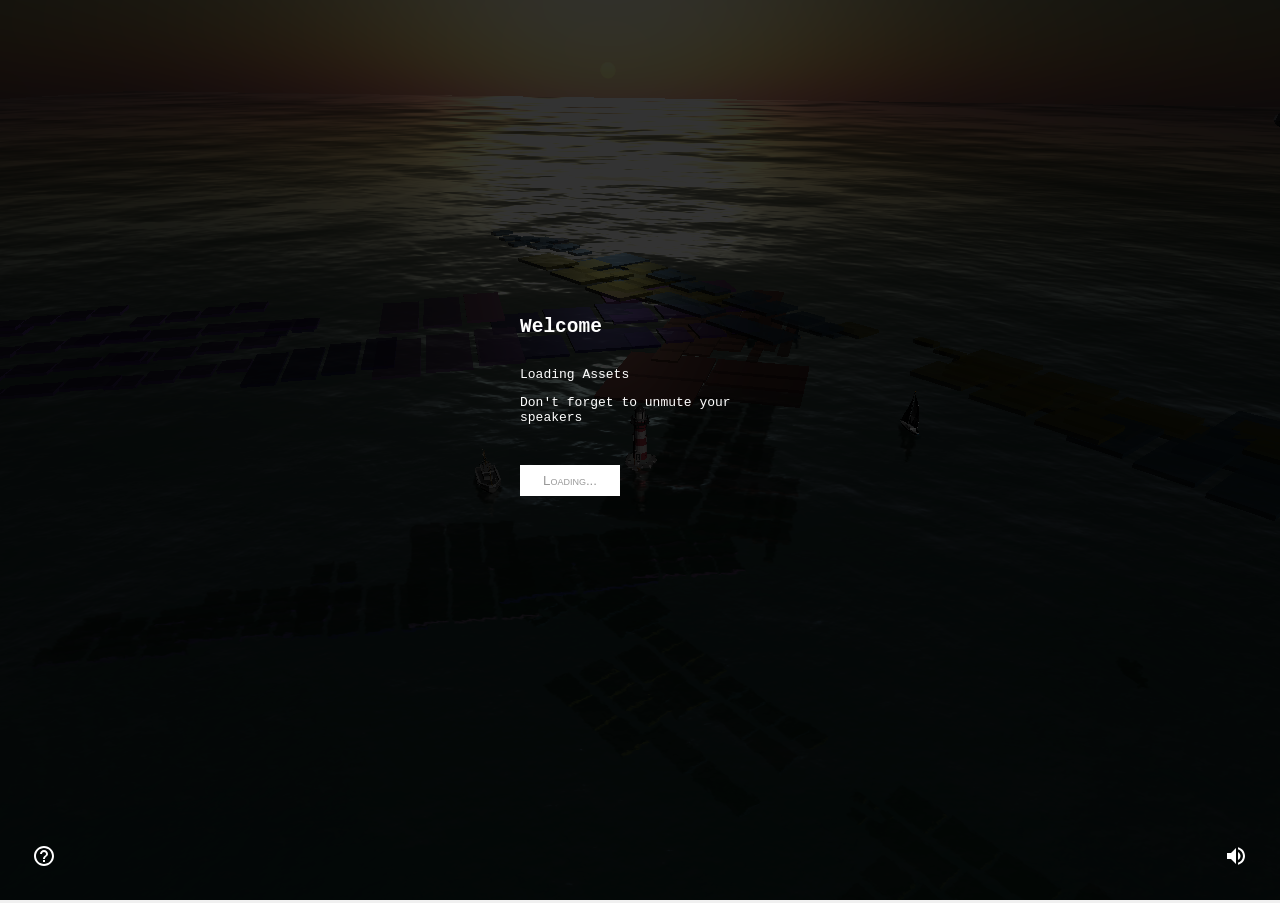
<file: index.html>
<!DOCTYPE html>
<html lang="en">
	<head>
		<title>something</title>
		<meta charset="utf-8">
		<meta name="viewport" content="width=device-width, user-scalable=no, minimum-scale=1.0, maximum-scale=1.0">


		<style>
			body {
				font-family: Monospace;
				background-color: #f0f0f0;
				margin: 0px;
				overflow: hidden;
			}

			html {
			  position: fixed;
			  height: 100%;
			  overflow: hidden;
			}

			body {
			  width: 100vw;
			  height: 100vh;
			  overflow-y: hidden;
			  overflow-x: hidden;
			  -webkit-overflow-scrolling: touch;
			}

			a,
			a:hover,
			a:link,
			a:visited,
			a:active {
				color: #fff;
			}

			.button {
				position: fixed;
				bottom: 20px;
				right: 20px;
				width: 48px;
				height: 48px;
				background: url('baseline-volume_up-24px.svg') no-repeat center center;
				border: none;

				z-index:200;

				text-indent: -9999px;
				overflow: hidden;
			}

			.muted .muteButton {
				background-image: url('baseline-volume_off-24px.svg');
			}

			body .infoButton {
				right: inherit;
				left: 20px;
				background-image: url('baseline-help_outline-24px.svg')
			}

			.overlay {
				position: fixed;
				left: 0;
			    top: 0;
			    width: 100%;
			    height: 100%;
				background: rgba(0,0,0,0.8);
				color: #fff;

				z-index:100;

				transition: all 0.3s ease-in;
			}

			.overlay.closed {
				opacity: 0;
				background: rgba(0,0,0,0.0);
				/*transform: scaleX(0) scaleY(0) translateY(120vh);*/
			}

			.dialog {
				position: absolute;
			    left: 50%;
			    top: 50%;
			    margin: -150px 0 0 -120px;
			    width: 240px;
			    height: 300px;
			}

			.dialog button {
				margin-top: 25px;
				border: solid 1px #fff;
				width: 100px;
			    
			    background: #000 url([data-uri]) no-repeat 0 0;
			    background-size: 100% 100%;
			    animation: loadingbar 140s;

			    transition: background-size 0.3s ease-in;

			    color: #000;
			    padding: 7px 20px;
			    /* text-transform: uppercase; */
			    font-variant: small-caps;
			}

			.loading .dialog button {
				color: #999;
				animation-duration: 140s;
			}

			.loaded .dialog button {
				animation: none;
				background-size: 100% 100%;
			}

			.loaded .dialog button:hover,
			.loaded .dialog button:active {
			    background: #000;
			    color: #fff;
			}

			@keyframes loadingbar {
			  0% {
			    background-size: 0% 100%;
			  }

			  3% {
			    background-size: 30% 100%;
			  }

			  15% {
			    background-size: 50% 100%;
			  }

			  50% {
			    background-size: 80% 100%;
			  }

			  90% {
			    background-size: 95% 100%;
			  }

			  100% {
			    background-size: 97% 100%;
			  }
			}

			/* Cross-fade */
			.crossfade {
				position: relative;
			}

			.about .crossfade div {
				/*transition: all 0.3s ease-in-out;*/
				animation-name: crossFade;
				animation-duration: 0.3s;
				animation-timing-function: ease-in-out;
			}
			
			.info {
				opacity: 0;
			}

			.welcome {
				top: 0;
				position: absolute;
				
				animation-fill-mode: forwards;
			}

			html .about .info {
				z-index: 10;
				animation-direction: reverse;
				animation-fill-mode: forwards;
			}

			@keyframes crossFade {
				0% {
					opacity: 1;
					transform: scale(1);
				}
				99% {
					opacity: 0;
					transform: scale(1);
				}
				100% {
					opacity: 0;
					transform: scale(0);
				}
			}

		</style>

		<link rel="stylesheet" href="a11y/A11yHelper.css" />

	</head>
	<body class="loading">

		<div id="container">

		</div>

		<button id="muteButton" class="muteButton button">Mute volume</button>

		<div id="intro" class="overlay">
			<div class="dialog">
				<h2>Welcome</h2>

				<div class="crossfade">
					<div class="welcome">
						<p>Loading Assets</p>
						<p>Don't forget to unmute your speakers</p>
					</div>
					
					<div class="info">
						<p>Credits</p>
						<p>3d models from Google Poly
						   Thanks to THREE.js, Tone.js and a long weekend</p>
					</div>
				</div>

				<button class="start" id="startButton">Loading...</button>
			</div>

			<button id="infoButton" class="infoButton button">About</button>
		</div>


		<script>
			var DEBUG = window.location.href.indexOf('debug=true') > 0;
			var debugPrint = DEBUG ? function () {
					console.log.apply(console, arguments);
				} 
				: 
				function () {};



			function glowMaterial(material) {
				material.__currentHex = material.emissive.getHex();
				material.emissive.setHex( material.color.getHex() );
			}

			function unglowMaterial(material) {
				if (typeof(material.__currentHex) != 'undefined') {
					material.emissive.setHex( material.__currentHex );
				}
			}
		</script>


		<script src="js/three.js"></script>
		<script src="a11y/A11yHelper.js"></script>

		<script src="js/loaders/MTLLoader.js"></script>
		<script src="js/loaders/OBJLoader.js"></script>

		<script src="js/controls/OrbitControls.js"></script>

		<script src="js/libs/dat.gui.min.js"></script>
		<script src="js/libs/stats.min.js"></script>

		<script src="js/Tween.min.js"></script>

		<script src="js/objects/Water.js"></script>
		<script src="js/objects/Sky.js"></script>

		<script src="js/WebGL.js"></script>

		<script type="text/javascript" src="lib/Tone.min.js"></script>
		<script type="text/javascript" src="lib/StartAudioContext.js"></script>

		<script src="lib/LetterDistributions.js"></script>
		<script src="lib/synth.js"></script>
		<script src="lib/palettes.js"></script>
		<script src="lib/main.js"></script>
		<script src="lib/loops.js"></script>


	




		<script>
			// UI
			var muteButton = document.getElementById('muteButton');
			muteButton.addEventListener('click', function (ev) {
				var isMuted = Tone.Master.mute = !Tone.Master.mute;
				if (isMuted) {
					document.body.className += ' muted';
				} else {
					document.body.className = document.body.className.replace(' muted', '');
				}
			});

			var infoButton = document.getElementById('infoButton');
			infoButton.addEventListener('click', function (ev) {
				document.body.className += ' about';
			});

			var isIntroClosed = false,
				onStartedListeners = [],
				addOnStartedListener = function(listener) {
					onStartedListeners.push(listener);
				},
				intro = document.getElementById('intro'),
				startButton = document.getElementById('startButton');
			startButton.addEventListener('click', function(ev) {
				intro.className += ' closed';
				setTimeout(function () { intro.style.display = 'none'; }, 350);

				isIntroClosed = true;

				setTimeout(function() {
						onStartedListeners.forEach(function(listener) {
							listener();
						});
						onStartedListeners = null;
					}, 100);
			});

			startButton.disabled = true;
			startButton.innerText = "Loading...";

			var numItemsLoading = 0,
				incrementLoadingItems = function() {
					numItemsLoading++;
				},
				decrementLoadingItems = function() {
					if (--numItemsLoading == 0) {
						document.body.className = document.body.className.replace('loading', 'loaded');
						startButton.disabled = false;
						startButton.innerText = "Begin";
					}
				};

			StartAudioContext(Tone.context, startButton, function() {debugPrint('auto started')});

		</script>







		<!-- ocean -->
		<script>

		if ( WEBGL.isWebGLAvailable() === false ) {

			document.body.appendChild( WEBGL.getWebGLErrorMessage() );

		}

		var Ocean = function (renderer, scene, camera) {
				
			var light;
			var controls, water, sphere;

			var updateSun;
			var parameters = {
				distance: 400,
				inclination: 0.49,
				azimuth: 0.205
			};


			var init = function() {

				//

				// camera = new THREE.PerspectiveCamera( 55, window.innerWidth / window.innerHeight, 1, 20000 );
				// camera.position.set( 30, 30, 100 );

				//

				light = new THREE.DirectionalLight( 0xffffff, 0.8 );
				scene.add( light );

				// Water

				var waterGeometry = new THREE.PlaneBufferGeometry( 10000, 10000 );

				water = new THREE.Water(
					waterGeometry,
					{
						textureWidth: 512,
						textureHeight: 512,
						waterNormals: new THREE.TextureLoader().load( 'textures/waternormals.jpg', function ( texture ) {

							texture.wrapS = texture.wrapT = THREE.RepeatWrapping;

						} ),
						alpha: 1.0,
						sunDirection: light.position.clone().normalize(),
						sunColor: 0xffffff,
						waterColor: 0x001e0f,
						distortionScale: 3.7,
						fog: scene.fog !== undefined
					}
				);

				water.rotation.x = - Math.PI / 2;

				scene.add( water );

				// Skybox

				var sky = new THREE.Sky();
				sky.scale.setScalar( 10000 );
				scene.add( sky );

				var uniforms = sky.material.uniforms;

				uniforms.turbidity.value = 10;
				uniforms.rayleigh.value = 2;
				uniforms.luminance.value = 1;
				uniforms.mieCoefficient.value = 0.005;
				uniforms.mieDirectionalG.value = 0.8;

				var cubeCamera = new THREE.CubeCamera( 1, 20000, 256 );
				cubeCamera.renderTarget.texture.minFilter = THREE.LinearMipMapLinearFilter;

				updateSun = function() {

					var theta = Math.PI * ( parameters.inclination - 0.5 );
					var phi = 2 * Math.PI * ( parameters.azimuth - 0.5 );

					light.position.x = parameters.distance * Math.cos( phi );
					light.position.y = parameters.distance * Math.sin( phi ) * Math.sin( theta );
					light.position.z = parameters.distance * Math.sin( phi ) * Math.cos( theta );

					sky.material.uniforms.sunPosition.value = light.position.copy( light.position );
					water.material.uniforms.sunDirection.value.copy( light.position ).normalize();

					cubeCamera.update( renderer, scene );

				}

				updateSun();

				//

				var geometry = new THREE.IcosahedronBufferGeometry( 20, 1 );
				var count = geometry.attributes.position.count;

				var colors = [];
				var color = new THREE.Color();

				for ( var i = 0; i < count; i += 3 ) {

					color.setHex( Math.random() * 0xffffff );

					colors.push( color.r, color.g, color.b );
					colors.push( color.r, color.g, color.b );
					colors.push( color.r, color.g, color.b );

				}

				geometry.addAttribute( 'color', new THREE.Float32BufferAttribute( colors, 3 ) );

				var material = new THREE.MeshStandardMaterial( {
					vertexColors: THREE.VertexColors,
					roughness: 0.0,
					flatShading: true,
					envMap: cubeCamera.renderTarget.texture,
					side: THREE.DoubleSide
				} );

				// sphere = new THREE.Mesh( geometry, material );
				// scene.add( sphere );

				//

				// controls = new THREE.OrbitControls( camera, renderer.domElement );
				// controls.maxPolarAngle = Math.PI * 0.495;
				// controls.target.set( 0, 10, 0 );
				// controls.minDistance = 40.0;
				// controls.maxDistance = 200.0;
				// camera.lookAt( controls.target );

				//

				// GUI

				if (DEBUG) {
					var gui = new dat.GUI();

					var folder = gui.addFolder( 'Sky' );
					folder.add( parameters, 'inclination', 0, 0.5, 0.0001 ).onChange( updateSun );
					folder.add( parameters, 'azimuth', 0, 1, 0.0001 ).onChange( updateSun );
					folder.open();

					var uniforms = water.material.uniforms;

					var folder = gui.addFolder( 'Water' );
					folder.add( uniforms.distortionScale, 'value', 0, 8, 0.1 ).name( 'distortionScale' );
					folder.add( uniforms.size, 'value', 0.1, 10, 0.1 ).name( 'size' );
					folder.add( uniforms.alpha, 'value', 0.9, 1, .001 ).name( 'alpha' );
					folder.open();

				}
			}


			var render = function() {

				var time = performance.now() * 0.001;

				// sphere.position.y = Math.sin( time ) * 20 + 5;
				// sphere.rotation.x = time * 0.5;
				// sphere.rotation.z = time * 0.51;

				water.material.uniforms.time.value += 1.0 / 60.0;

				if (isIntroClosed) {
					parameters.inclination -= 0.000036;
					if (parameters.inclination < -0.5) {
						parameters.inclination = 0.51;
					}
					updateSun();
				}
			}

			init();


			return {
				update: render
			};
		};


		</script>










		<script>
			var ocean, boats;

			var container, stats, controls;
			var camera, scene, raycaster, renderer;

			var mouse = new THREE.Vector2(-500, -500), INTERSECTED;
			var radius = 100, theta = 0;

			var trees = [];

			init();
			animate();

			function rebuild() {
				for ( var j = 0; j < trees.length; j++) {
					var tree = trees[j].child;
					scene.remove(tree.group);
				}
				trees = Hill_rebuild(0);
				for ( var j = 0; j < trees.length; j++) {
					var tree = trees[j].child;
					scene.add( tree.group );
				}
			}

			function init() {

				container = document.getElementById( 'container' );


				renderer = new THREE.WebGLRenderer();
				renderer.setPixelRatio( window.devicePixelRatio );
				renderer.setSize( window.innerWidth, window.innerHeight );
				container.appendChild( renderer.domElement );
				

				camera = new THREE.PerspectiveCamera( 55, window.innerWidth / window.innerHeight, 1, 20000 );
				camera.position.set( 150, 300, 600 );
					// 
				scene = new THREE.Scene();

				ocean = Ocean(renderer, scene, camera);

				raycaster = new THREE.Raycaster();


				if (DEBUG) {
					stats = new Stats();
					container.appendChild( stats.dom );

					// var ambientLight = new THREE.AmbientLight('#fff');
					// scene.add(ambientLight);
				}

				controls = new THREE.OrbitControls( camera, renderer.domElement );	
				// controls.autoRotate = true;
				// 				controls.enableDamping = true; // an animation loop is required when either damping or auto-rotation are enabled
				// controls.dampingFactor = 0.25;
				// controls.screenSpacePanning = false;
				// controls.minDistance = 100;
				// controls.maxDistance = 500;
				// controls.maxPolarAngle = Math.PI / 2;

				// controls = new THREE.OrbitControls( camera, renderer.domElement );
				controls.maxPolarAngle = Math.PI * 0.495;
				controls.target.set( 0, 10, 0 );
				controls.minDistance = 40.0;
				controls.maxDistance = 2000.0;
				camera.lookAt( controls.target );

				scene.background = new THREE.Color( 0xf0f0f0 );


				var light = new THREE.DirectionalLight( 0xffffff, 1 );
				light.position.set( 1, 1, 1 ).normalize();
				scene.add( light );

				var geometry = new THREE.BoxBufferGeometry( 20, 20, 20 );

				// for ( var i = 0; i < 200; i ++ ) {

				// 	var object = new THREE.Mesh( geometry, new THREE.MeshLambertMaterial( { color: Math.random() * 0xffffff } ) );

				// 	object.position.x = Math.random() * 800 - 400;
				// 	object.position.y = Math.random() * 800 - 400;
				// 	object.position.z = -400;

				// 	// object.rotation.x = Math.random() * 2 * Math.PI;
				// 	// object.rotation.y = Math.random() * 2 * Math.PI;
				// 	// object.rotation.z = Math.random() * 2 * Math.PI;

				// 	object.scale.x = Math.random() + 0.5;
				// 	object.scale.y = Math.random() + 0.5;
				// 	object.scale.z = Math.random() + 0.5;

				// 	scene.add( object );

				// }

				initBoats();

				rebuild();

				initKeyboardControl();

				addOnStartedListener(function() {
					document.addEventListener( 'mousemove', onDocumentMouseMove, false );
					document.addEventListener( 'touchstart', onDocumentMouseMove, false );
					document.addEventListener( 'touchmove', onDocumentMouseMove, false );
					document.addEventListener( 'touchend', onDocumentTouchEnd, false );
					document.addEventListener( 'click', onDocumentMouseClick, false );
				});

				//

				window.addEventListener( 'resize', onWindowResize, false );

				// animate transparency for now
				// var curBoxIdx = 0;
				// setInterval(function () {
				// 	if (++curBoxIdx >= slates.length) {
				// 		curBoxIdx = 0;

				// 	// rebuild();
				// 	}
				// 	var slate = slates[curBoxIdx];
				// 	if (!slate) return;
				// 	slate.material.transparent = true;	
				// 	if (slate.material.opacity > 0.5) {
				// 		slate.material.opacity = 0.32;
				// 	} else {
				// 		slate.material.opacity = 0.75;
				// 	}
					
				// }, 30);



				if (DEBUG) {
					initGui();
				}
			}

			function onWindowResize() {

				camera.aspect = window.innerWidth / window.innerHeight;
				camera.updateProjectionMatrix();

				renderer.setSize( window.innerWidth, window.innerHeight );

			}

			function onDocumentMouseMove( event ) {
				// debugPrint("onDocumentMouseMove ", event);
					
				var clientX, clientY;
				if (event.touches) {
					// event.preventDefault();
					clientX = event.touches[0].clientX;
					clientY = event.touches[0].clientY;
				} else {
					event.preventDefault();

					clientX = event.clientX;
					clientY = event.clientY;
				}
				

				mouse.x = ( clientX / window.innerWidth ) * 2 - 1;
				mouse.y = - ( clientY / window.innerHeight ) * 2 + 1;

			}

			var clickedMouse;
			function onDocumentMouseClick(event) {
				clickedMouse = mouse;
			}

			function onDocumentTouchEnd( event ) {
				clickedMouse = mouse;

				mouse.x = -200;
				mouse.y = -200;
			}

			//

			function animate() {

				requestAnimationFrame( animate );

				ocean.update();

				boats.update();

				TWEEN.update();

				render();
				stats && stats.update();

			}

			function onMouseOverSlate(INTERSECTED) {
				glowMaterial(INTERSECTED.material);

				INTERSECTED.noteOn();

				debugPrint("box: ", INTERSECTED.position);
			}

			function onMouseOutSlate(INTERSECTED) {
				if ( INTERSECTED ) {
					unglowMaterial(INTERSECTED.material);

					INTERSECTED.noteOff();
				}
			}

			function render() {

				theta += 0.1;

				// required if controls.enableDamping or controls.autoRotate are set to true
				controls.update();

				// camera.position.x = radius * Math.sin( THREE.Math.degToRad( theta ) );
				// camera.position.y = radius * Math.sin( THREE.Math.degToRad( theta ) );
				// camera.position.z = radius * Math.cos( THREE.Math.degToRad( theta ) );
				// camera.lookAt( scene.position );

				camera.updateMatrixWorld();

				// find intersections

				raycaster.setFromCamera( mouse, camera );

				var intersects;
				for ( var j = 0; j < trees.length; j++) {
					var tree = trees[j].child;
					intersects = raycaster.intersectObjects( tree.slates );
					if ( intersects.length > 0 ) {
						break;
					}
				}

				if ( intersects.length > 0 ) {

					if ( INTERSECTED != intersects[ 0 ].object ) {

						onMouseOutSlate( INTERSECTED );

						INTERSECTED = intersects[ 0 ].object;
						
						onMouseOverSlate( INTERSECTED );
					}

				} else {

					onMouseOutSlate( INTERSECTED );

					INTERSECTED = null;

				}

				if (clickedMouse) {
					raycaster.setFromCamera(clickedMouse, camera);
				}
				boats.checkMouse(raycaster, clickedMouse);
				clickedMouse = false;

				renderer.render( scene, camera );

			}


			function initBoats() {
				incrementLoadingItems();

				var loopFiles = {
						'pad' : {
							url: 'samples/pad.m4a'
						},
						'bell' : {
							url: 'samples/bell.m4a'
						},
						'chords' : {
							url: 'samples/chords.m4a'
						},
						'latin' : {
							url: 'samples/latin.m4a',
							volume: -16
						},
						'techno' : {
							url: 'samples/techno.m4a',
							volume: -10
						}
					},
					loops = new Loops(loopFiles,
						function () {
							debugPrint('All samples loaded');

							loops.startAll();

							// must mute AFTER starting because that's when volumes are adjusted.
							for (var name in loopFiles) {
								loops.mute(name, name !== 'pad');
							}
							decrementLoadingItems();
						},
						function (sampleName) {
							debugPrint('Loaded sample ' + sampleName);
						});


				var boatFiles = [
					{ 
						'assetPath': 'models/lighthouse',
						'mtlFile': 'Lighthouse.mtl',
						'objFile': 'Lighthouse.obj',
						scale: 3
					},
					{ 
						'assetPath': 'models/boat',
						'mtlFile': 'Boat Texture 1.mtl',
						'objFile': 'Boat Texture 1.obj',
						scale: 0.045,
						y: -2,
						rotation: 4
					},
					{ 
						'assetPath': 'models/sailboat',
						'mtlFile': '1368 Sailboat.mtl',
						'objFile': '1368 Sailboat.obj',
						scale: 0.9,
						y: -6,
						rotation: 6
					},
					{ 
						'assetPath': 'models/submarine',
						'mtlFile': 'submarine.mtl',
						'objFile': 'submarine.obj',
						scale: 8,
						rotation: 6
					},
					{ 
						'assetPath': 'models/blimp',
						'mtlFile': 'CUPIC_BLIMP.mtl',
						'objFile': 'CUPIC_BLIMP.obj',
						scale: 0.07,
						y: 250,
						rotation: 4
					}
				];

				boats = new Boats(scene, loops, boatFiles, decrementLoadingItems, incrementLoadingItems);
			}

			function initKeyboardControl() {
				var SLATES_KEYCODE_START = 65; // 'a'
				var SLATES_KEYCODE_END = 90; // 'z'

				var makeSlateKeyboardCallback = function(tree, i) {
					return function () {
						var obj = tree.slates[i];
						onMouseOverSlate(obj);
						setTimeout(function () { onMouseOutSlate(obj);}, 400);
					};
				};
				var keysPerTree = Math.floor((SLATES_KEYCODE_END - SLATES_KEYCODE_START) / trees.length);

				// TODO: this is not terribly efficient since it has to make a new callback function for every key.
				for ( var j = 0; j < trees.length; j++) {
					var tree = trees[j].child;
					for (var i = 0; i < tree.slates.length && i < keysPerTree; i++ ) {
						var keycode = SLATES_KEYCODE_START + j * keysPerTree + i;
						//debugPrint('makeSlateKeyboardCallback ' + tree.slates[i] + " " + i + " " + keycode);
						a11y.addKeyboardShortcut(keycode, makeSlateKeyboardCallback(tree, i));
					}
				}
			}

			function initGui() {
				// Sometimes I love javascript. this fuckery would get any other programming language fired.
				var params = {
					MIN_BOX_SIZE : MIN_BOX_SIZE,
					MAX_BOX_SIZE : MAX_BOX_SIZE,

					FRACTAL_BOX_MARGIN : FRACTAL_BOX_MARGIN,

					OFFSET_SIZE : OFFSET_SIZE,
					BRANCH_LENGTH : BRANCH_LENGTH,

					TWEET_TREE_Y: TWEET_TREE_Y,

					MODEL_ROTATION: MODEL_ROTATION,

					//showHelpers: false,
					cameraX: camera.position.x, 
					cameraY: camera.position.y,
					cameraZ: camera.position.z
				};

				var gui = new dat.GUI();
				
				Object.keys(params).forEach(function(key, el) {
					var curValue = window[key];
					if (typeof(curValue) != 'undefined') {
						// it's a global var, alter it
						if (curValue == 0) curValue = 1;

						gui.add( params, key, curValue - curValue * 4, curValue + curValue * 4 )
							.step( curValue / 16 ).name( key )
							.onChange( function ( value ) {
							
							window[key] = value;
							rebuild();
							render();
						} );

					} else {
						curValue = params[key];
						gui.add( params, key, curValue - curValue * 4, curValue + curValue * 4 )
							.step( 1 ).name( key )
							.onChange( function ( value ) {
							
							if (key.indexOf('camera') == 0) {

								camera.position.set( params.cameraX, params.cameraY, params.cameraZ );
								camera.lookAt( scene.position );
								
								render();
							}
						} );
					}
				});
				// gui.add( params, 'showHelpers' ).name( 'show helpers' ).onChange( function ( value ) {
					
				// 	render();
				// } );
			}

		</script>

	</body>
</html>
</file>
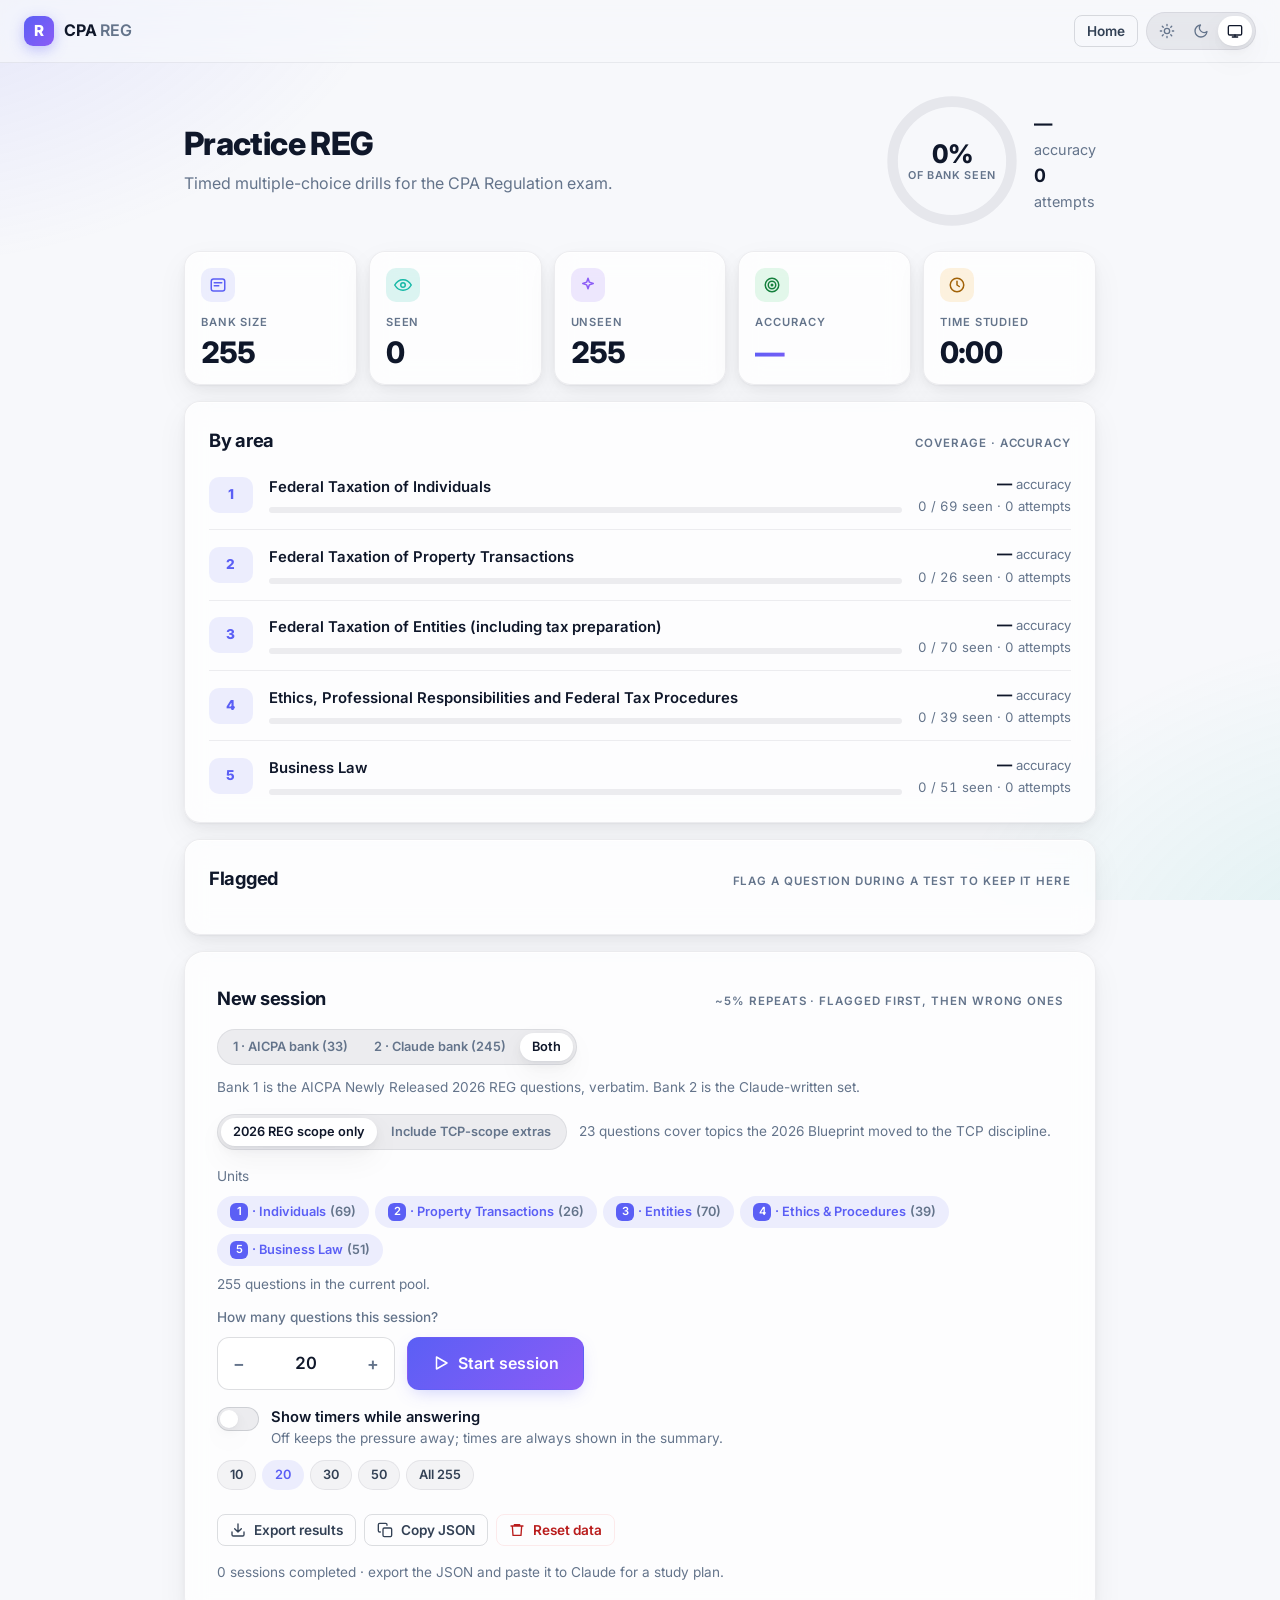
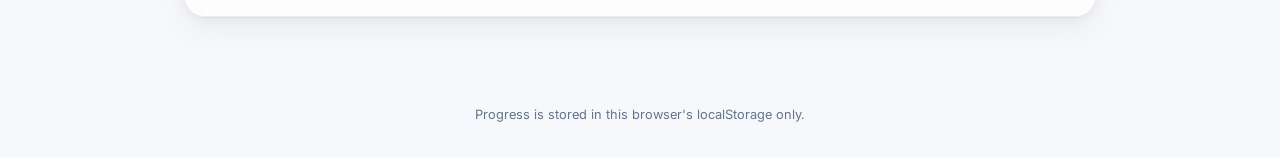
<file: cpareg/index.html>
<!DOCTYPE html>
<html lang="en">
<head>
  <meta charset="utf-8">
  <meta name="viewport" content="width=device-width, initial-scale=1, viewport-fit=cover">
  <title>CPA REG Practice</title>
  <!--
    Theme bootstrap: runs before the stylesheet loads so the page paints in the
    right theme immediately. Stored choice "light" | "dark" sets data-theme on
    <html>; anything else (or nothing stored) leaves it unset, which means
    "follow the system" via prefers-color-scheme in styles.css.
  -->
  <script>
    (function () {
      try {
        var t = localStorage.getItem("cpareg.theme");
        if (t === "light" || t === "dark") document.documentElement.setAttribute("data-theme", t);
      } catch (e) {}
    })();
  </script>
  <!-- Inter from Google Fonts; falls back to system-ui when offline / file:// without network -->
  <link rel="preconnect" href="https://fonts.googleapis.com">
  <link rel="preconnect" href="https://fonts.gstatic.com" crossorigin>
  <link rel="stylesheet" href="https://fonts.googleapis.com/css2?family=Inter:wght@400;500;600;700;800&display=swap">
  <link rel="stylesheet" href="styles.css">
</head>
<body>
  <div class="bg-glow" aria-hidden="true"></div>

  <header class="topbar">
    <a href="#" class="brand" id="brand">
      <span class="logomark" aria-hidden="true">R</span>
      <span class="wordmark">CPA <span>REG</span></span>
    </a>
    <div class="topbar-right">
      <button type="button" class="btn btn-ghost btn-sm" id="nav-home">Home</button>
      <div class="theme-switch" role="group" aria-label="Theme" id="theme-switch" data-active="system">
        <span class="theme-thumb" aria-hidden="true"></span>
        <button type="button" data-theme-choice="light" title="Light theme" aria-label="Light theme">
          <svg viewBox="0 0 24 24" width="16" height="16" fill="none" stroke="currentColor" stroke-width="2" stroke-linecap="round" stroke-linejoin="round" aria-hidden="true"><circle cx="12" cy="12" r="4"/><path d="M12 2v2M12 20v2M4.93 4.93l1.41 1.41M17.66 17.66l1.41 1.41M2 12h2M20 12h2M4.93 19.07l1.41-1.41M17.66 6.34l1.41-1.41"/></svg>
        </button>
        <button type="button" data-theme-choice="dark" title="Dark theme" aria-label="Dark theme">
          <svg viewBox="0 0 24 24" width="16" height="16" fill="none" stroke="currentColor" stroke-width="2" stroke-linecap="round" stroke-linejoin="round" aria-hidden="true"><path d="M21 12.8A9 9 0 1 1 11.2 3a7 7 0 0 0 9.8 9.8z"/></svg>
        </button>
        <button type="button" data-theme-choice="system" title="Follow system theme" aria-label="Follow system theme">
          <svg viewBox="0 0 24 24" width="16" height="16" fill="none" stroke="currentColor" stroke-width="2" stroke-linecap="round" stroke-linejoin="round" aria-hidden="true"><rect x="2" y="4" width="20" height="14" rx="2"/><path d="M8 21h8M12 18v3"/></svg>
        </button>
      </div>
    </div>
  </header>

  <main id="app">
    <section id="view-home" class="view" hidden></section>
    <section id="view-session" class="view" hidden></section>
    <section id="view-summary" class="view" hidden></section>
  </main>

  <footer class="footer">
    <span>Progress is stored in this browser's localStorage only.</span>
  </footer>

  <!--
    Question bank loader. By default loads ./questions.js. For testing you can
    point at another bank with ?bank=path/to/other.js (relative to this page).
    app.js is loaded only after the bank script finishes (or fails), so
    window.QUESTION_BANK is settled before the app boots.
  -->
  <script>
    (function () {
      var bank = "questions.js";
      try {
        var m = /[?&]bank=([^&#]+)/.exec(location.search);
        if (m) bank = decodeURIComponent(m[1]);
      } catch (e) {}
      function loadApp() {
        var a = document.createElement("script");
        a.src = "app.js";
        document.body.appendChild(a);
      }
      var s = document.createElement("script");
      s.src = bank;
      s.onload = loadApp;
      s.onerror = loadApp; // app.js handles a missing bank gracefully
      document.body.appendChild(s);
    })();
  </script>
</body>
</html>
</file>
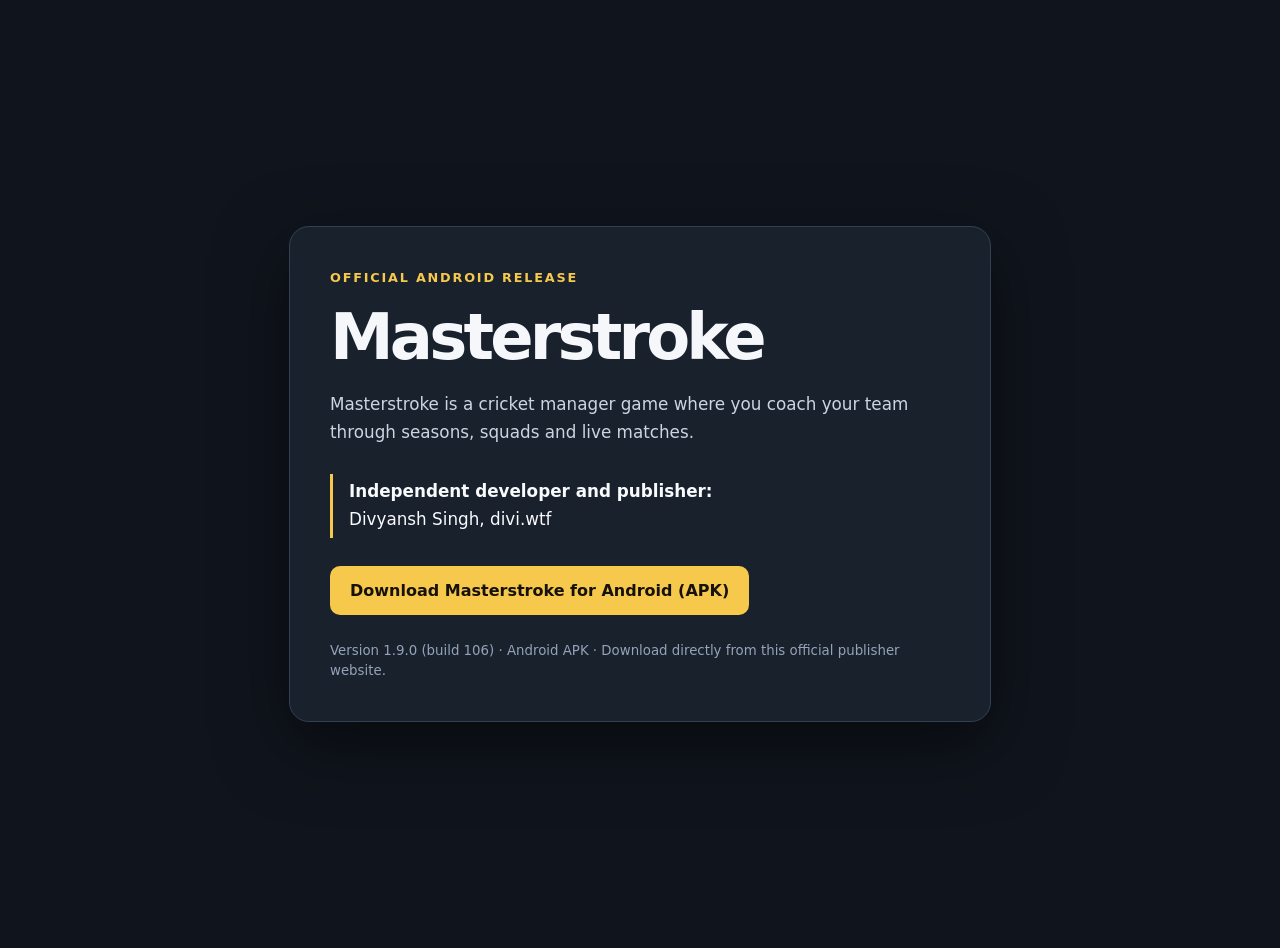
<file: masterstroke/index.html>
<!doctype html>
<html lang="en">
  <head>
    <meta charset="utf-8">
    <meta name="viewport" content="width=device-width, initial-scale=1">
    <title>Masterstroke — Official Android Download</title>
    <meta name="description" content="The official Android download for Masterstroke, independently developed and published by Divyansh Singh.">
    <style>
      :root {
        color-scheme: dark;
        font-family: Inter, ui-sans-serif, system-ui, -apple-system, BlinkMacSystemFont, "Segoe UI", sans-serif;
      }
      body {
        align-items: center;
        background: #10151d;
        color: #f5f7fb;
        display: flex;
        justify-content: center;
        margin: 0;
        min-height: 100vh;
        padding: 24px;
      }
      main {
        background: #19212d;
        border: 1px solid #334155;
        border-radius: 20px;
        box-shadow: 0 22px 70px #0008;
        max-width: 620px;
        padding: 40px;
      }
      .eyebrow { color: #f6c84c; font-size: .8rem; font-weight: 800; letter-spacing: .14em; margin: 0 0 12px; }
      h1 { font-size: clamp(2.3rem, 9vw, 4rem); letter-spacing: -.06em; margin: 0; }
      p { color: #cbd5e1; font-size: 1.05rem; line-height: 1.65; }
      .owner { border-left: 3px solid #f6c84c; color: #f8fafc; margin: 28px 0; padding: 4px 0 4px 16px; }
      a.download {
        background: #f6c84c;
        border-radius: 10px;
        color: #16120a;
        display: inline-block;
        font-weight: 800;
        padding: 15px 20px;
        text-decoration: none;
      }
      small { color: #94a3b8; display: block; line-height: 1.5; margin-top: 26px; }
    </style>
  </head>
  <body>
    <main>
      <p class="eyebrow">OFFICIAL ANDROID RELEASE</p>
      <h1>Masterstroke</h1>
      <p>Masterstroke is a cricket manager game where you coach your team through seasons, squads and live matches.</p>
      <p class="owner"><strong>Independent developer and publisher:</strong><br>Divyansh Singh, divi.wtf</p>
      <a class="download" href="/app/masterstroke.apk">Download Masterstroke for Android (APK)</a>
      <small>Version 1.9.0 (build 106) · Android APK · Download directly from this official publisher website.</small>
    </main>
  </body>
</html>
</file>
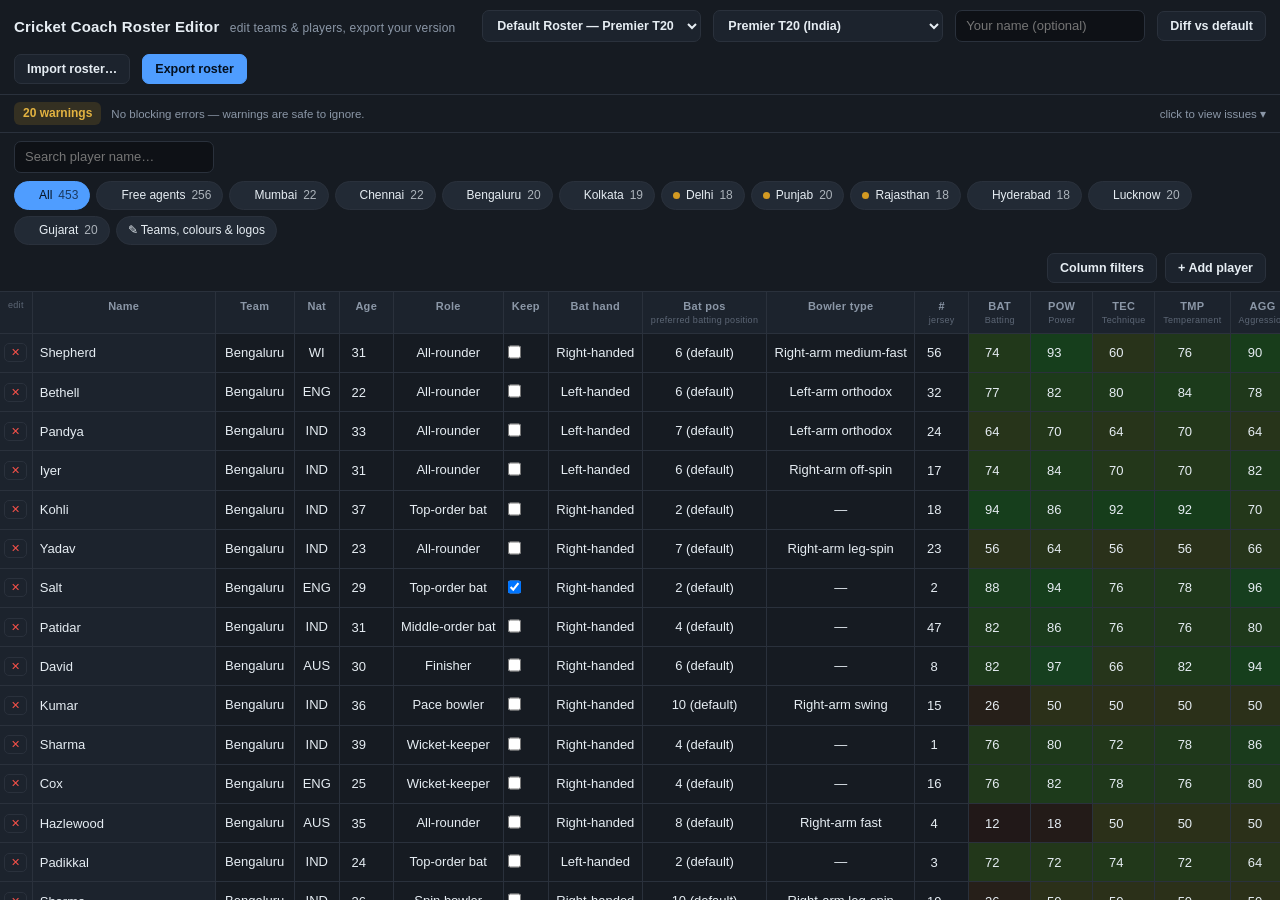
<file: roster-editor/index.html>
<!doctype html>
<html lang="en">
<head>
<meta charset="utf-8" />
<meta name="viewport" content="width=device-width, initial-scale=1.0" />
<title>Cricket Coach — Roster Editor</title>
<link rel="icon" href="data:image/svg+xml,%3Csvg xmlns='http://www.w3.org/2000/svg' viewBox='0 0 16 16'%3E%3Ctext y='13' font-size='13'%3E%F0%9F%8F%8F%3C/text%3E%3C/svg%3E" />
<meta name="description" content="Edit the Cricket Coach player pool in a spreadsheet, then export your roster." />
<style>
  :root {
    --bg: #0e1116;
    --panel: #161b22;
    --panel2: #1c232d;
    --line: #2a313c;
    --text: #e6edf3;
    --muted: #8b97a7;
    --accent: #4f9dff;
    --good: #2ea043;
    --warn: #d29922;
    --bad: #f85149;
    --chip: #222a35;
  }
  * { box-sizing: border-box; }
  html, body { margin: 0; height: 100%; }
  body {
    background: var(--bg); color: var(--text);
    font: 13px/1.4 -apple-system, BlinkMacSystemFont, "Segoe UI", Roboto, Helvetica, Arial, sans-serif;
    display: flex; flex-direction: column; height: 100vh; overflow: hidden;
  }
  header {
    padding: 10px 14px; border-bottom: 1px solid var(--line);
    display: flex; align-items: center; gap: 12px; flex-wrap: wrap;
    background: var(--panel);
  }
  header h1 { font-size: 15px; margin: 0; font-weight: 650; letter-spacing: .2px; }
  header h1 small { color: var(--muted); font-weight: 400; font-size: 12px; margin-left: 6px; }
  .grow { flex: 1; }
  button, .btn {
    background: var(--panel2); color: var(--text); border: 1px solid var(--line);
    padding: 7px 12px; border-radius: 7px; cursor: pointer; font-size: 12.5px;
    font-weight: 550; white-space: nowrap;
  }
  button:hover, .btn:hover { border-color: var(--accent); }
  button.primary { background: var(--accent); border-color: var(--accent); color: #04101f; }
  button.danger { color: var(--bad); }
  button.toggle.on { background: var(--accent); border-color: var(--accent); color: #04101f; }
  button:disabled { opacity: .45; cursor: default; }
  input, select { font: inherit; color: var(--text); }
  .hsel {
    background: var(--panel2); border: 1px solid var(--line); border-radius: 7px;
    padding: 7px 10px; font-size: 12.5px; font-weight: 550; cursor: pointer;
  }
  .hsel:hover { border-color: var(--accent); }
  /* crest thumbnails (custom logo) */
  .crest { width: 20px; height: 20px; object-fit: contain; flex: none; }
  .crest-lg { width: 56px; height: 56px; object-fit: contain; background: #0c1016; border-radius: 8px; padding: 4px; }
  .logo-row { display: flex; align-items: center; gap: 12px; margin: 4px 0 10px; }
  .logo-row .btns { display: flex; gap: 6px; flex-wrap: wrap; }
  .logo-slot { width: 56px; height: 56px; display: flex; align-items: center; justify-content: center;
    background: #0c1016; border: 1px dashed var(--line); border-radius: 8px; color: #5c6675; font-size: 10px; text-align: center; }
  .toolbar2 {
    padding: 8px 14px; border-bottom: 1px solid var(--line);
    display: flex; align-items: center; gap: 8px; flex-wrap: wrap; background: var(--panel);
  }
  .search {
    background: var(--bg); border: 1px solid var(--line); border-radius: 7px;
    padding: 6px 10px; min-width: 200px;
  }
  .chips { display: flex; gap: 6px; flex-wrap: wrap; }
  .chip {
    background: var(--chip); border: 1px solid var(--line); border-radius: 999px;
    padding: 5px 11px; cursor: pointer; font-size: 12px; display: flex; align-items: center; gap: 6px;
  }
  .chip.active { background: var(--accent); color: #04101f; border-color: var(--accent); }
  .chip .ct { opacity: .7; font-variant-numeric: tabular-nums; }
  .chip .dot { width: 7px; height: 7px; border-radius: 50%; background: transparent; }
  .chip .dot.err { background: var(--bad); }
  .chip .dot.warn { background: var(--warn); }
  .wrap { flex: 1; overflow: auto; position: relative; }
  table { border-collapse: separate; border-spacing: 0; width: max-content; }
  th, td { border-right: 1px solid var(--line); border-bottom: 1px solid var(--line); padding: 0; }
  thead th {
    position: sticky; top: 0; z-index: 3; background: var(--panel2);
    vertical-align: top; white-space: nowrap;
  }
  thead th .hlabel {
    padding: 7px 8px 6px; font-size: 11px; color: var(--muted); text-align: center;
    font-weight: 600; letter-spacing: .3px; cursor: pointer; user-select: none;
  }
  thead th .hlabel.nosort { cursor: default; }
  thead th .hlabel:hover:not(.nosort) { color: var(--text); }
  thead th .hlabel .full { display: block; font-size: 9px; color: #5c6675; font-weight: 400; }
  thead th .hlabel .arrow { color: var(--accent); font-size: 10px; }
  thead th .hfilter { padding: 0 4px 5px; }
  thead th .hfilter input, thead th .hfilter select {
    width: 100%; min-width: 52px; background: var(--bg); border: 1px solid var(--line);
    border-radius: 5px; padding: 3px 4px; font-size: 11px; text-align: center;
  }
  thead.nofilter th .hfilter { display: none; }
  tbody td { background: var(--panel); height: 30px; }
  tbody tr:hover td { background: #1a212b; }
  td input, td select {
    background: transparent; border: 0; width: 100%; height: 30px; padding: 0 7px;
    outline: none; text-align: center;
  }
  td.txt input { text-align: left; }
  td input:focus, td select:focus { background: #0c1722; box-shadow: inset 0 0 0 1.5px var(--accent); }
  td.num input { font-variant-numeric: tabular-nums; }
  td select { cursor: pointer; appearance: none; -webkit-appearance: none; }
  .sticky1 { position: sticky; left: 0; z-index: 2; }
  .sticky2 { position: sticky; z-index: 2; }
  thead .sticky1, thead .sticky2 { z-index: 4; }
  td.sticky1, td.sticky2 { background: var(--panel2); border-right: 1px solid var(--line); }
  tbody tr:hover td.sticky1, tbody tr:hover td.sticky2 { background: #232c38; }
  .rowtools { display: flex; gap: 2px; justify-content: center; }
  .rowtools button { padding: 2px 6px; font-size: 11px; border-radius: 5px; }
  .tagcell { padding: 0 6px; cursor: pointer; min-height: 30px; display: flex; align-items: center; flex-wrap: wrap; gap: 3px; justify-content: center; }
  .tag { background: var(--chip); border: 1px solid var(--line); border-radius: 4px; padding: 1px 5px; font-size: 10.5px; }
  .tag.empty { color: #5c6675; }
  .valbar {
    padding: 7px 14px; border-bottom: 1px solid var(--line); background: var(--panel);
    display: flex; align-items: center; gap: 10px; cursor: pointer;
  }
  .valbar .badge { padding: 3px 9px; border-radius: 6px; font-weight: 650; font-size: 12px; }
  .valbar .badge.ok { background: rgba(46,160,67,.18); color: #56d364; }
  .valbar .badge.err { background: rgba(248,81,73,.16); color: #ff7b72; }
  .valbar .badge.warn { background: rgba(210,153,34,.16); color: #e3b341; }
  .vallist { max-height: 30vh; overflow: auto; border-bottom: 1px solid var(--line); background: var(--bg); }
  .vallist .v { padding: 6px 16px; border-bottom: 1px solid #1a2029; font-size: 12px; cursor: pointer; }
  .vallist .v:hover { background: var(--panel); }
  .vallist .v .sev { font-weight: 700; margin-right: 8px; }
  .vallist .v.err .sev { color: var(--bad); }
  .vallist .v.warn .sev { color: var(--warn); }
  .hidden { display: none !important; }
  .scrim { position: fixed; inset: 0; background: rgba(0,0,0,.55); z-index: 50; display: flex; align-items: center; justify-content: center; }
  .modal { background: var(--panel); border: 1px solid var(--line); border-radius: 12px; width: min(640px, 94vw); max-height: 88vh; overflow: auto; }
  .modal.wide { width: min(820px, 96vw); }
  .modal h2 { margin: 0; padding: 14px 18px; border-bottom: 1px solid var(--line); font-size: 14px; position: sticky; top: 0; background: var(--panel); z-index: 1; }
  .modal .body { padding: 14px 18px; }
  .modal .row { display: flex; align-items: center; gap: 10px; margin-bottom: 9px; }
  .modal .row label { width: 150px; color: var(--muted); font-size: 12px; }
  .modal .row input, .modal .row select { background: var(--bg); border: 1px solid var(--line); border-radius: 6px; padding: 6px 9px; flex: 1; }
  .modal .grid { display: grid; grid-template-columns: 1fr 1fr; gap: 8px; }
  .modal .foot { padding: 12px 18px; border-top: 1px solid var(--line); display: flex; gap: 8px; justify-content: flex-end; position: sticky; bottom: 0; background: var(--panel); }
  .checklist { display: grid; grid-template-columns: 1fr 1fr; gap: 4px 14px; }
  .checklist label { display: flex; align-items: center; gap: 7px; width: auto; color: var(--text); font-size: 12.5px; padding: 3px 0; cursor: pointer; }
  .checklist input { flex: none; width: auto; }
  .empty-state { text-align: center; color: var(--muted); padding: 60px 20px; }
  .empty-state .big { font-size: 16px; color: var(--text); margin-bottom: 8px; }
  .note { color: var(--muted); font-size: 11.5px; }
  .toast { position: fixed; bottom: 20px; left: 50%; transform: translateX(-50%); background: var(--panel2); border: 1px solid var(--accent); color: var(--text); padding: 10px 18px; border-radius: 8px; z-index: 80; box-shadow: 0 6px 24px rgba(0,0,0,.4); }
  /* diff */
  .diff-summary { display: flex; gap: 10px; flex-wrap: wrap; margin-bottom: 14px; }
  .diff-stat { background: var(--bg); border: 1px solid var(--line); border-radius: 8px; padding: 8px 12px; }
  .diff-stat b { font-size: 18px; display: block; }
  .diff-stat span { font-size: 11px; color: var(--muted); }
  .diff-sec { margin-bottom: 16px; }
  .diff-sec h3 { font-size: 12px; text-transform: uppercase; letter-spacing: .6px; color: var(--muted); margin: 0 0 8px; border-bottom: 1px solid var(--line); padding-bottom: 4px; }
  .diff-player { border: 1px solid var(--line); border-radius: 8px; padding: 8px 11px; margin-bottom: 7px; background: var(--bg); }
  .diff-player .ph { font-weight: 650; margin-bottom: 4px; display: flex; align-items: center; gap: 8px; }
  .diff-player .ph .where { font-size: 11px; color: var(--muted); font-weight: 400; }
  .diff-player .badge-add { color: #56d364; font-size: 11px; font-weight: 700; }
  .diff-player .badge-del { color: #ff7b72; font-size: 11px; font-weight: 700; }
  .diff-field { font-size: 12px; margin: 2px 0; }
  .diff-field .fk { color: var(--muted); display: inline-block; min-width: 92px; }
  .old { color: #ff7b72; }
  .arrowc { color: var(--muted); margin: 0 5px; }
  .new { color: #56d364; }
  .diff-none { color: var(--muted); padding: 30px; text-align: center; }
  a { color: var(--accent); }
</style>
</head>
<body>
<header>
  <h1>Cricket Coach Roster Editor <small>edit teams &amp; players, export your version</small></h1>
  <span class="grow"></span>
  <select id="rosterSource" class="hsel" title="Load a bundled roster">
    <option value="default_roster.json">Default Roster — Premier T20</option>
    <option value="community_roster.json">Community Roster</option>
    <option value="roster_stock_all.json">Stock — all leagues</option>
  </select>
  <select id="leagueSwitch" class="hsel hidden" title="League to edit"></select>
  <input id="contributor" class="search" style="min-width:150px" placeholder="Your name (optional)" />
  <button id="btnDiff">Diff vs default</button>
  <button id="btnImport">Import roster…</button>
  <button id="btnExport" class="primary">Export roster</button>
  <input id="fileInput" type="file" accept=".json,application/json" class="hidden" />
</header>

<div id="valbar" class="valbar">
  <span id="valBadge" class="badge ok">Roster OK</span>
  <span id="valSummary" class="note">No problems found.</span>
  <span class="grow"></span>
  <span class="note">click to view issues ▾</span>
</div>
<div id="vallist" class="vallist hidden"></div>

<div class="toolbar2">
  <input id="search" class="search" placeholder="Search player name…" />
  <div id="chips" class="chips"></div>
  <span class="grow"></span>
  <button id="btnFilters" class="toggle">Column filters</button>
  <button id="btnClear" class="hidden">Clear sort/filters</button>
  <button id="btnAdd">+ Add player</button>
</div>

<div class="wrap" id="wrap">
  <div id="emptyState" class="empty-state">
    <div class="big">Loading default roster…</div>
    <div class="note">If nothing appears, click “Load default”, or “Import roster…” to open a file someone shared.</div>
  </div>
  <table id="tbl" class="hidden">
    <thead id="thead" class="nofilter"><tr id="head"></tr></thead>
    <tbody id="rows"></tbody>
  </table>
</div>

<div id="modalRoot"></div>
<div id="toastRoot"></div>

<script>
"use strict";

/* ---------- enum metadata (indices MUST match the Flutter app) ---------- */
const ROLES = ['Top-order bat','Middle-order bat','Finisher','All-rounder','Wicket-keeper','Pace bowler','Spin bowler'];
const BOWLER_TYPES = ['—','Right-arm fast','Left-arm fast','Right-arm medium-fast','Right-arm swing','Left-arm swing','Right-arm off-spin','Left-arm orthodox','Right-arm leg-spin','Left-arm chinaman'];
const HANDS = ['Right-handed','Left-handed'];
const WEAKNESSES = ['—','Spin','Swing','Pace','Bouncer','Yorker','Slower ball','Flighted ball','Darted ball'];
const STRENGTHS = ['Cover drive','Cut','Pull','Hook','Sweep','Straight drive','Ramp / scoop','Slog-sweep'];
const NATIONS = [
  ['IND','India'],['AUS','Australia'],['ENG','England'],['NZ','New Zealand'],
  ['SA','South Africa'],['WI','West Indies'],['SL','Sri Lanka'],['AFG','Afghanistan'],
  ['BAN','Bangladesh'],['PAK','Pakistan'],['USA','USA'],
  // Real non-cup nations used by league (Super League / Power Bash) players —
  // they field no national side but are legal player data (mirrors the app's
  // validator, which accepts every nationality present in the stock pool).
  ['ZIM','Zimbabwe'],['OMA','Oman'],
];
const NATION_NAME = Object.fromEntries(NATIONS);
const NATION_CODES = NATIONS.map(n => n[0]);
const CUP_NATIONS = ['IND','AUS','ENG','NZ','SA','WI','SL','AFG','BAN','PAK'];
const CUSTOM_ID_BASE = 500000;
const MAX_SQUAD = 25;
const CREST_PX = 300;   // custom-logo canvas size (mirrors crest_image.dart)

/* ---------- leagues (mirror LeagueRegistry + DomesticRules in the app) ---------- */
// The default league uses per-player startingTeamId for squad membership; the
// others (PSL/BBL) use per-team `squads` manifests, so a star can turn out in
// more than one league. minSquad: the app floors non-default leagues lower
// (kLeagueMinSquadSize = 15) since they play ~15-16 man stock manifests.
const LEAGUES = {
  ipl: { id:'ipl', name:'Premier T20 (India)', short:'PT20', domestic:'IND',
    maxOverseasSquad:8, maxOverseasXI:4, minLocalXI:0, minSquad:18,
    teamIds:['mum','che','blr','kol','del','pun','raj','hyd','lko','guj'] },
  psl: { id:'psl', name:'Super League (Pakistan)', short:'SL', domestic:'PAK',
    maxOverseasSquad:8, maxOverseasXI:4, minLocalXI:7, minSquad:15,
    teamIds:['psl_isb','psl_khi','psl_lhr','psl_mul','psl_pes','psl_qet','psl_hyd','psl_rwp'] },
  bbl: { id:'bbl', name:'Power Bash (Australia)', short:'PB', domestic:'AUS',
    maxOverseasSquad:6, maxOverseasXI:3, minLocalXI:0, minSquad:15,
    teamIds:['bbl_ade','bbl_bri','bbl_hob','bbl_mlc','bbl_mlr','bbl_per','bbl_syl','bbl_sye'] },
};
const LEAGUE_ORDER = ['ipl','psl','bbl'];
const ALL_KNOWN_TEAM_IDS = new Set(LEAGUE_ORDER.flatMap(id => LEAGUES[id].teamIds));

const ATTRS = [
  ['batting','BAT','Batting'],['power','POW','Power'],['technique','TEC','Technique'],
  ['temperament','TMP','Temperament'],['aggression','AGG','Aggression'],['style','STY','Style'],
  ['running','RUN','Running'],['vsPace','vP','vs Pace'],['vsSpin','vS','vs Spin'],
  ['bowling','BOWL','Bowling'],['pace','PAC','Pace'],['control','CTR','Control'],
  ['variation','VAR','Variation'],['death','DTH','Death'],['composure','COMP','Composure'],
  ['catching','CAT','Catching'],['fielding','FLD','Fielding'],
];

/* ---------- state ---------- */
let roster = null;
let baseline = null;          // parsed default — never mutated; used by the diff view
let teamIndex = {};           // ALL teams across every customised league
let teamOrder = [];           // the ACTIVE league's team ids (chips / Team column)
let activeLeague = 'ipl';     // the league currently being edited
let playerById = {};          // id -> player, rebuilt on load / add / delete
let filterTeam = 'ALL';
let searchText = '';
let issues = [];
let issuesByTeam = {};
let sortKey = null, sortDir = 0;   // 0 none, 1 asc, -1 desc
let filtersOn = false;
let colFilters = {};               // key -> filter value

/* ---------- helpers ---------- */
const $ = sel => document.querySelector(sel);
const el = (tag, props) => Object.assign(document.createElement(tag), props || {});
function toast(msg) {
  const t = el('div', { className: 'toast', textContent: msg });
  $('#toastRoot').appendChild(t);
  setTimeout(() => t.remove(), 2600);
}
function teamLabel(id) {
  if (id === 'FREE' || id == null) return 'Free agent';
  const b = teamIndex[id];
  return b ? b.name : id;
}
function heat(v) {
  v = Math.max(0, Math.min(100, v || 0));
  const hue = (v / 100) * 130;
  return `hsla(${hue}, 60%, 40%, ${0.10 + (v/100)*0.22})`;
}

/* ---------- league + squad-membership model ----------
 * Membership is dual: the default league keeps it on each player
 * (startingTeamId); the others carry per-team `squads` manifests so one star
 * can appear in several leagues. A league "uses manifests" iff any of its
 * teams has a squads entry — true for the seeded PSL/BBL, false for IPL. */
function activeCfg() { return LEAGUES[activeLeague] || LEAGUES.ipl; }
function customizedLeagues() {
  const set = roster && roster.customizedLeagues && roster.customizedLeagues.length
    ? roster.customizedLeagues : [roster ? roster.leagueId : 'ipl'];
  return LEAGUE_ORDER.filter(id => set.includes(id));
}
function leagueUsesManifest(cfg) {
  return cfg.teamIds.some(tid => Array.isArray(roster.squads[tid]));
}
function rebuildPlayerIndex() {
  playerById = {}; for (const p of roster.players) playerById[p.id] = p;
}
// The active league's team for a player, or null (a free agent within it).
function teamOfPlayer(p) {
  const cfg = activeCfg();
  if (leagueUsesManifest(cfg)) {
    for (const tid of cfg.teamIds) {
      const man = roster.squads[tid];
      if (man && man.includes(p.id)) return tid;
    }
    return null;
  }
  return (p.startingTeamId && cfg.teamIds.includes(p.startingTeamId))
    ? p.startingTeamId : null;
}
// Reassign a player within the active league (newTeamId null = free agent).
function assignTeam(p, newTeamId) {
  const cfg = activeCfg();
  if (leagueUsesManifest(cfg)) {
    for (const tid of cfg.teamIds)
      if (roster.squads[tid]) roster.squads[tid] = roster.squads[tid].filter(id => id !== p.id);
    if (newTeamId) (roster.squads[newTeamId] = roster.squads[newTeamId] || []).push(p.id);
  } else {
    p.startingTeamId = newTeamId;
  }
}
function squadForTeam(teamId, cfg) {
  const man = roster.squads[teamId];
  if (man) return man.map(id => playerById[id]).filter(Boolean);
  return roster.players.filter(p => p.startingTeamId === teamId);
}
function isOverseasIn(p, cfg) { return p.nationality !== cfg.domestic; }

/* ---------- custom crest logos ----------
 * Stored as RAW base64 PNG (no data: prefix) in team.iconImg, matching the
 * app's TeamBrandingSpec 'iconImg' wire key. Uploads are aspect-fit into a
 * 300x300 transparent canvas — same as services/crest_image.dart. */
function crestSrc(b64) { return b64 ? 'data:image/png;base64,' + b64 : null; }
function crestImg(b64, cls) {
  const src = crestSrc(b64); if (!src) return null;
  return el('img', { className: cls || 'crest', src });
}
function resizeToCrest(file) {
  return new Promise((resolve, reject) => {
    const fr = new FileReader();
    fr.onerror = () => reject(new Error('could not read the file'));
    fr.onload = () => {
      const img = new Image();
      img.onerror = () => reject(new Error('that file is not a valid image'));
      img.onload = () => {
        const canvas = el('canvas'); canvas.width = CREST_PX; canvas.height = CREST_PX;
        const ctx = canvas.getContext('2d');
        const scale = Math.min(CREST_PX / img.width, CREST_PX / img.height);
        const w = Math.round(img.width * scale), h = Math.round(img.height * scale);
        ctx.imageSmoothingQuality = 'high';
        ctx.drawImage(img, (CREST_PX - w) / 2, (CREST_PX - h) / 2, w, h);
        resolve(canvas.toDataURL('image/png').split(',')[1]);   // raw base64
      };
      img.src = fr.result;
    };
    fr.readAsDataURL(file);
  });
}

/* ---------- auction eligibility (mirrors the game) ---------- */
const AUCTION_EXCLUDED_NATIONALITIES = ['PAK', 'BAN'];
const OVERSEAS_AUCTION_OVERALL_FLOOR = 80;
// The game's built-in default rule: international-only nationalities + overseas
// players below the rating floor are held out of the franchise auction. Used to
// SEED the editable excludeFromAuction flag for rosters that predate it, so old
// JSON (and the stock roster) come in matching the game's defaults.
function defaultAuctionExcluded(nat, batting, bowling) {
  if (AUCTION_EXCLUDED_NATIONALITIES.indexOf(nat) !== -1) return true;
  const overseas = nat !== 'IND';
  const overall = Math.max(batting || 0, bowling || 0);
  return overseas && overall <= OVERSEAS_AUCTION_OVERALL_FLOOR;
}

/* ---------- import / parse ---------- */
function parsePreset(json) {
  if (!json || json.kind !== 'criccoach_roster')
    throw new Error("That file isn't a Cricket Coach roster.");
  const schema = json.schema || 0;
  if (schema < 1 || schema > 1)
    throw new Error('Unsupported roster version — update the editor.');
  const players = (json.players || []).map(parsePlayer);
  const teams = (json.teams || []).map(t => ({
    id: t.id, name: t.name || '', nickname: t.nickname || '', shortName: t.shortName || '',
    icon: t.icon || 'shield', primaryColor: t.primaryColor || 0, secondaryColor: t.secondaryColor || 0,
    iconImg: (typeof t.iconImg === 'string' && t.iconImg.length) ? t.iconImg : null,
  }));
  let nextCustom = json.nextCustomId || CUSTOM_ID_BASE;
  for (const p of players) if (p.id >= nextCustom) nextCustom = p.id + 1;
  const leagueId = json.leagueId || 'ipl';
  // Additive/null-safe multi-league keys — a pre-multi-league file has none, so
  // customizedLeagues defaults to [leagueId] and squads/leagueNames stay empty.
  const customLeagues = Array.isArray(json.customLeagues) && json.customLeagues.length
    ? json.customLeagues.slice() : [leagueId];
  const squads = {};
  if (json.squads && typeof json.squads === 'object')
    for (const k in json.squads) squads[k] = (json.squads[k] || []).slice();
  const leagueNames = Object.assign({}, json.leagueNames || {});
  return {
    id: json.id || 'roster', name: json.name || 'Roster',
    createdAt: json.createdAt || new Date().toISOString(),
    updatedAt: json.updatedAt || new Date().toISOString(),
    nextCustomId: Math.max(CUSTOM_ID_BASE, nextCustom),
    teams, players, leagueId, customizedLeagues: customLeagues, squads, leagueNames,
  };
}
function parsePlayer(j) {
  const e = j.evolving || {};
  return {
    id: j.id, name: j.name || '', jersey: j.jersey != null ? j.jersey : (e.jerseyNumber || 0),
    role: j.role || 0, canKeep: !!j.canKeep,
    // Respect an explicit flag; otherwise seed the game's default rule so old
    // rosters (no key) come in with PAK/BAN/sub-floor players pre-excluded.
    excludeFromAuction: ('excludeFromAuction' in j)
      ? !!j.excludeFromAuction
      : defaultAuctionExcluded(j.nationality || 'IND', e.batting || 0, e.bowling || 0),
    bowlerType: j.bowlerType || 0,
    handedness: j.handedness || 0, nationality: j.nationality || 'IND',
    startingTeamId: j.startingTeamId != null ? j.startingTeamId : null,
    weaknesses: (j.weaknesses || []).slice(),
    strengths: (j.strengths || []).slice(),
    shotWeaknesses: (j.shotWeaknesses || []).slice(),
    age: e.age != null ? e.age : 24,
    batting: e.batting||0, power: e.power||0, technique: e.technique||0, temperament: e.temperament||0,
    aggression: e.aggression||0, style: e.style||0, running: e.running||0, vsPace: e.vsPace||0, vsSpin: e.vsSpin||0,
    bowling: e.bowling||0, pace: e.pace||0, control: e.control||0, variation: e.variation||0, death: e.death||0,
    composure: e.composure||0, catching: e.catching||0, fielding: e.fielding||0,
    preferredPos: e.preferredPos != null ? e.preferredPos : null,
    fitness: e.fitness != null ? e.fitness : null,
    form: e.form != null ? e.form : 60, morale: e.morale != null ? e.morale : 7,
    staminaPct: e.staminaPct != null ? e.staminaPct : 100, isCaptain: !!e.isCaptain,
    avgRuns: e.avgRuns||0, avgStrikeRate: e.avgStrikeRate||0, avgEconomy: e.avgEconomy||0,
    avgBowlAvg: e.avgBowlAvg||0, wickets: e.wickets||0,
    injuredDays: e.injuredDays||0, injuryDesc: e.injuryDesc || '',
    basePrice: e.basePrice||0, soldPrice: e.soldPrice||0, soldViaRtm: !!e.soldViaRtm,
  };
}

/* ---------- export ---------- */
function playerToJson(p) {
  const ev = {
    age: p.age, jerseyNumber: p.jersey,
    batting: p.batting, power: p.power, technique: p.technique, temperament: p.temperament,
    aggression: p.aggression, style: p.style, running: p.running, vsPace: p.vsPace, vsSpin: p.vsSpin,
    bowling: p.bowling, pace: p.pace, control: p.control, variation: p.variation, death: p.death,
    composure: p.composure, catching: p.catching, fielding: p.fielding,
  };
  if (p.fitness != null) ev.fitness = p.fitness;
  ev.form = p.form; ev.morale = p.morale; ev.staminaPct = p.staminaPct; ev.isCaptain = p.isCaptain;
  ev.avgRuns = p.avgRuns; ev.avgStrikeRate = p.avgStrikeRate; ev.avgEconomy = p.avgEconomy;
  ev.avgBowlAvg = p.avgBowlAvg; ev.wickets = p.wickets; ev.injuredDays = p.injuredDays;
  if (p.injuryDesc) ev.injuryDesc = p.injuryDesc;
  if (p.basePrice) ev.basePrice = p.basePrice;
  if (p.soldPrice) ev.soldPrice = p.soldPrice;
  if (p.soldViaRtm) ev.soldViaRtm = true;
  if (p.preferredPos != null) ev.preferredPos = p.preferredPos;
  const out = { id: p.id, name: p.name, jersey: p.jersey, role: p.role };
  if (p.canKeep) out.canKeep = true;
  if (p.excludeFromAuction) out.excludeFromAuction = true;
  out.bowlerType = p.bowlerType; out.handedness = p.handedness; out.nationality = p.nationality;
  if (p.startingTeamId != null) out.startingTeamId = p.startingTeamId;
  out.weaknesses = p.weaknesses.slice();
  out.strengths = p.strengths.slice();
  out.shotWeaknesses = p.shotWeaknesses.slice();
  out.evolving = ev;
  return out;
}
function rosterToJson() {
  let nextCustom = CUSTOM_ID_BASE;
  for (const p of roster.players) if (p.id >= nextCustom) nextCustom = p.id + 1;
  const contributor = $('#contributor').value.trim();
  let name = roster.name;
  if (contributor) {
    name = name.replace(/\s*\(edited by .*\)\s*$/, '');
    name = `${name} (edited by ${contributor})`;
  }
  const out = {
    schema: 1, kind: 'criccoach_roster', id: roster.id, name,
    createdAt: roster.createdAt, updatedAt: new Date().toISOString(),
    nextCustomId: nextCustom,
    leagueId: roster.leagueId || 'ipl',
    // Mirror RosterPreset.toJson: always list customLeagues; squads/leagueNames
    // only when non-empty (a single-league roster stays byte-compatible).
    customLeagues: (roster.customizedLeagues || [roster.leagueId || 'ipl']).slice(),
  };
  const squadKeys = Object.keys(roster.squads || {}).filter(k => (roster.squads[k] || []).length);
  if (squadKeys.length) { out.squads = {}; for (const k of squadKeys) out.squads[k] = roster.squads[k].slice(); }
  if (roster.leagueNames && Object.keys(roster.leagueNames).length) out.leagueNames = Object.assign({}, roster.leagueNames);
  out.teams = roster.teams.map(t => {
    const o = { id: t.id, name: t.name, nickname: t.nickname, shortName: t.shortName,
      icon: t.icon, primaryColor: t.primaryColor, secondaryColor: t.secondaryColor };
    if (t.iconImg) o.iconImg = t.iconImg;   // custom crest — only when set
    return o;
  });
  out.players = roster.players.map(playerToJson);
  return out;
}

/* ---------- validation (mirrors roster_validator.dart) ---------- */
function validate() {
  issues = []; issuesByTeam = {};
  const err = (msg, team) => issues.push({ sev: 'err', msg, team });
  const warn = (msg, team) => issues.push({ sev: 'warn', msg, team });
  const seen = new Set();
  for (const p of roster.players) {
    if (seen.has(p.id)) err(`Two players share id ${p.id} (${p.name}).`);
    seen.add(p.id);
    if (!p.name.trim()) err(`A player (id ${p.id}) has no name.`);
    if (!NATION_CODES.includes(p.nationality)) err(`${p.name}: unknown nationality "${p.nationality}".`);
    if (p.startingTeamId != null && !ALL_KNOWN_TEAM_IDS.has(p.startingTeamId)) err(`${p.name}: assigned to a team that doesn't exist.`);
    if (p.age < 14 || p.age > 45) err(`${p.name}: age ${p.age} must be 14–45.`);
    const bad = attrsOutOfRange(p);
    if (bad.length) err(`${p.name}: out of range — ${bad.join(', ')}.`);
  }
  const nameCount = {};
  for (const p of roster.players) { const n = p.name.trim(); if (n) nameCount[n] = (nameCount[n]||0)+1; }
  for (const n in nameCount) if (nameCount[n] > 1) warn(`${nameCount[n]} players are named ${n}.`);

  // Per-team rules, judged for EVERY customised league by its own domestic rules
  // (domestic nationality, overseas caps, squad floor) — mirrors the app.
  for (const lid of customizedLeagues()) {
    const cfg = LEAGUES[lid]; if (!cfg) { err(`Roster customises an unknown league "${lid}".`); continue; }
    for (const tid of cfg.teamIds) {
      const b = teamIndex[tid];
      const nm = (b && b.name) || tid;
      const squad = squadForTeam(tid, cfg);
      if (!b || !b.name.trim()) err(`A team is missing its name.`, tid);
      if (b && !b.nickname.trim()) err(`${nm} needs a nickname.`, tid);
      const code = (b && b.shortName || '').trim();
      if (code.length < 2 || code.length > 4) err(`${nm} needs a 2–4 letter short code.`, tid);
      if (squad.length < cfg.minSquad || squad.length > MAX_SQUAD)
        err(`${nm} (${cfg.short}) carry ${squad.length} players — must be ${cfg.minSquad}–${MAX_SQUAD}.`, tid);
      const overseas = squad.filter(p => isOverseasIn(p, cfg)).length;
      if (overseas > cfg.maxOverseasSquad)
        err(`${nm} have ${overseas} overseas players — the ${cfg.short} squad cap is ${cfg.maxOverseasSquad}.`, tid);
      const keepers = squad.filter(p => p.role === 4 || p.canKeep).length;
      if (keepers === 0) err(`${nm} have no wicket-keeper.`, tid);
      else if (keepers === 1) warn(`${nm} have only one wicket-keeper.`, tid);
      const bowlers = squad.filter(p => p.bowling >= 50).length;
      if (bowlers < 5) err(`${nm} have only ${bowlers} players who can bowl — need at least 5.`, tid);
      const jFirst = {}; const offenders = new Set();
      for (const p of squad) {
        if (p.jersey < 1 || p.jersey > 99) offenders.add(p);
        if (jFirst[p.jersey] !== undefined) { offenders.add(p); offenders.add(jFirst[p.jersey]); }
        else jFirst[p.jersey] = p;
      }
      if (offenders.size) {
        const who = [...offenders].sort((a, b) => a.jersey - b.jersey)
          .map(p => `${p.name} (#${p.jersey})`).join(', ');
        warn(`${nm} have duplicate or out-of-range jersey numbers: ${who}.`, tid);
      }
    }
  }
  for (const code of CUP_NATIONS) {
    const n = roster.players.filter(p => p.nationality === code).length;
    if (n < 11) err(`${NATION_NAME[code]} have only ${n} players — a nation needs at least 11.`);
  }
  for (const i of issues) {
    const key = i.team || '_global';
    issuesByTeam[key] = issuesByTeam[key] || { err: 0, warn: 0 };
    issuesByTeam[key][i.sev]++;
  }
  renderValbar(); renderChips();
}
function attrsOutOfRange(p) {
  const out = [];
  const ck = (label, v, min=0, max=100) => { if (v < min || v > max) out.push(label); };
  for (const [k, code] of ATTRS) ck(code, p[k]);
  return out;
}

/* ---------- column model ---------- */
let COLS = [];
function buildColumns() {
  const num = (key, label, full) => ({
    key, label, full, kind: 'num', sticky: '',
    sortVal: p => p[key],
    render: p => key === 'age' ? cell(numInput(p,'age',14,45),'num')
               : key === 'jersey' ? cell(numInput(p,'jersey',1,99),'num') : null,
  });
  COLS = [
    { key: '_tools', label: '', full: 'edit', sticky: 'sticky1', noSort: true, noFilter: true,
      render: toolsCell },
    { key: 'name', label: 'Name', sticky: 'sticky2', kind: 'text',
      sortVal: p => p.name.toLowerCase(), render: nameCell },
    { key: 'startingTeamId', label: 'Team', kind: 'cat',
      sortVal: p => teamLabel(teamOfPlayer(p) || 'FREE'),
      catVal: p => teamOfPlayer(p) || 'FREE',
      options: () => [['FREE','Free agent'], ...teamOrder.map(t => [t, teamLabel(t)])],
      render: teamCell },
    { key: 'nationality', label: 'Nat', kind: 'cat',
      sortVal: p => p.nationality, catVal: p => p.nationality,
      options: () => NATIONS, render: natCell },
    num('age', 'Age', ''),
    { key: 'role', label: 'Role', kind: 'cat',
      sortVal: p => ROLES[p.role], catVal: p => p.role,
      options: () => ROLES.map((l,i) => [i,l]), render: p => cell(selectInput(p,'role',ROLES)) },
    { key: 'canKeep', label: 'Keep', kind: 'bool',
      sortVal: p => (p.role === 4 || p.canKeep) ? 1 : 0,
      boolVal: p => (p.role === 4 || p.canKeep), render: keepCell },
    { key: 'handedness', label: 'Bat hand', kind: 'cat',
      sortVal: p => p.handedness, catVal: p => p.handedness,
      options: () => HANDS.map((l,i) => [i,l]), render: p => cell(selectInput(p,'handedness',HANDS)) },
    { key: 'preferredPos', label: 'Bat pos', full: 'preferred batting position', kind: 'cat',
      sortVal: p => p.preferredPos != null ? p.preferredPos : derivedPreferredPos(p),
      catVal: p => p.preferredPos != null ? p.preferredPos : derivedPreferredPos(p),
      options: () => Array.from({ length: 11 }, (_, i) => [i + 1, String(i + 1)]),
      render: preferredPosCell },
    { key: 'bowlerType', label: 'Bowler type', kind: 'cat',
      sortVal: p => p.bowlerType, catVal: p => p.bowlerType,
      options: () => BOWLER_TYPES.map((l,i) => [i,l]), render: p => cell(selectInput(p,'bowlerType',BOWLER_TYPES)) },
    num('jersey', '#', 'jersey'),
    ...ATTRS.map(([key, code, full]) => ({
      key, label: code, full, kind: 'num',
      sortVal: p => p[key], render: p => attrInput(p, key),
    })),
    { key: 'weaknesses', label: 'Weak', full: 'vs', kind: 'tags', tagLabels: WEAKNESSES, hideNone: true,
      sortVal: p => p.weaknesses.filter(i => i !== 0).length, render: p => tagCell(p,'weaknesses',WEAKNESSES,true) },
    { key: 'strengths', label: 'Strengths', full: 'shots', kind: 'tags', tagLabels: STRENGTHS, hideNone: false,
      sortVal: p => p.strengths.length, render: p => tagCell(p,'strengths',STRENGTHS,false) },
    { key: 'shotWeaknesses', label: 'Mishits', full: 'shot weak', kind: 'tags', tagLabels: STRENGTHS, hideNone: false,
      sortVal: p => p.shotWeaknesses.length, render: p => tagCell(p,'shotWeaknesses',STRENGTHS,false) },
    { key: 'basePrice', label: 'Base', full: 'price (L)', kind: 'num',
      sortVal: p => p.basePrice, render: p => cell(numInput(p,'basePrice',0,2000),'num') },
    { key: 'excludeFromAuction', label: 'Excl.', full: 'auction', kind: 'bool',
      sortVal: p => p.excludeFromAuction ? 1 : 0,
      boolVal: p => p.excludeFromAuction, render: excludeCell },
  ];
}

/* ---------- cell renderers ---------- */
function cell(child, cls) { const td = el('td'); if (cls) td.className = cls; td.appendChild(child); return td; }
function toolsCell(p) {
  const tools = el('div', { className: 'rowtools' });
  const del = el('button', { className: 'danger', textContent: '✕', title: 'Delete player' });
  del.addEventListener('click', () => {
    if (!confirm(`Delete ${p.name}?`)) return;
    roster.players = roster.players.filter(x => x.id !== p.id);
    for (const k in roster.squads) roster.squads[k] = roster.squads[k].filter(id => id !== p.id);
    rebuildPlayerIndex();
    renderRows(); validate();
  });
  tools.appendChild(del);
  return cell(tools, 'sticky1');
}
function nameCell(p) {
  const i = el('input', { value: p.name });
  i.addEventListener('change', () => { p.name = i.value; validate(); });
  return cell(i, 'sticky2 txt');
}
function teamCell(p) {
  const s = el('select');
  s.appendChild(el('option', { value: 'FREE', textContent: 'Free agent' }));
  for (const tid of teamOrder) s.appendChild(el('option', { value: tid, textContent: teamLabel(tid) }));
  s.value = teamOfPlayer(p) || 'FREE';
  s.addEventListener('change', () => {
    assignTeam(p, s.value === 'FREE' ? null : s.value);
    if (filterTeam !== 'ALL') renderRows();
    validate();
  });
  return cell(s);
}
function natCell(p) {
  const s = el('select');
  for (const [code, nm] of NATIONS) {
    const o = el('option', { value: code, textContent: code }); o.title = nm;
    if (p.nationality === code) o.selected = true; s.appendChild(o);
  }
  s.addEventListener('change', () => { p.nationality = s.value; validate(); });
  return cell(s);
}
function keepCell(p) {
  const cb = el('input', { type: 'checkbox', checked: p.canKeep });
  cb.style.width = 'auto';
  cb.addEventListener('change', () => { p.canKeep = cb.checked; validate(); });
  return cell(cb);
}
function excludeCell(p) {
  const cb = el('input', { type: 'checkbox', checked: p.excludeFromAuction });
  cb.style.width = 'auto';
  cb.title = 'Hold this player OUT of the franchise auction (they still play internationally)';
  cb.addEventListener('change', () => { p.excludeFromAuction = cb.checked; validate(); });
  return cell(cb);
}
function numInput(p, key, min, max) {
  const i = el('input', { type: 'number', value: p[key] }); i.min = min; i.max = max;
  i.addEventListener('change', () => {
    let v = parseFloat(i.value); if (isNaN(v)) v = 0; v = Math.round(v);
    p[key] = v; i.value = v; validate();
  });
  return i;
}
function attrInput(p, key) {
  const td = el('td', { className: 'num' });
  td.style.background = heat(p[key]);
  const i = el('input', { type: 'number', value: p[key] }); i.min = 0; i.max = 100;
  i.addEventListener('input', () => { td.style.background = heat(parseFloat(i.value) || 0); });
  i.addEventListener('change', () => {
    let v = Math.round(parseFloat(i.value)); if (isNaN(v)) v = 0; v = Math.max(0, Math.min(100, v));
    p[key] = v; i.value = v; td.style.background = heat(v); validate();
  });
  td.appendChild(i); return td;
}
function selectInput(p, key, options, onChange) {
  const s = el('select');
  options.forEach((label, idx) => {
    const o = el('option', { value: idx, textContent: label });
    if (p[key] === idx) o.selected = true; s.appendChild(o);
  });
  s.addEventListener('change', () => { p[key] = parseInt(s.value); (onChange||(()=>{}))(); validate(); });
  return s;
}
// Role+rating default batting position — mirrors Player.defaultPreferredBattingPosition
// in the app (lib/models/models.dart). p.role index = PlayerRole enum order.
function derivedPreferredPos(p) {
  const b = p.batting || 0;
  switch (p.role) {
    case 0: return 2;                                          // top-order bat
    case 1: return 4;                                          // middle-order bat
    case 2: return 6;                                          // finisher
    case 3: return b >= 78 ? 4 : b >= 68 ? 6 : b >= 55 ? 7 : 8; // all-rounder
    case 4: return b >= 72 ? 4 : 6;                            // wicket-keeper
    case 5: case 6: return b >= 45 ? 9 : 10;                   // pace / spin bowler
    default: return 7;
  }
}
// Editable preferred batting position (1-11). Stores ONLY genuine overrides —
// picking the role-derived default clears it, so the JSON stays lean and the app
// derives it (matching toEvolvingJson's "preferredPos only when explicit").
function preferredPosCell(p) {
  const s = el('select');
  const derived = derivedPreferredPos(p);
  for (let i = 1; i <= 11; i++) {
    const o = el('option', { value: i, textContent: i === derived ? `${i} (default)` : String(i) });
    if ((p.preferredPos != null ? p.preferredPos : derived) === i) o.selected = true;
    s.appendChild(o);
  }
  s.addEventListener('change', () => {
    const v = parseInt(s.value, 10);
    p.preferredPos = (v === derivedPreferredPos(p)) ? null : v;
    validate();
  });
  return cell(s);
}
function tagCell(p, key, labels, hideNone) {
  const td = el('td');
  const div = el('div', { className: 'tagcell' });
  const render = () => {
    div.innerHTML = '';
    const vals = p[key].filter(i => !(hideNone && i === 0));
    if (!vals.length) div.appendChild(el('span', { className: 'tag empty', textContent: '+' }));
    else for (const i of vals) div.appendChild(el('span', { className: 'tag', textContent: labels[i] }));
  };
  render();
  div.addEventListener('click', () => openTagPicker(p, key, labels, hideNone, render));
  td.appendChild(div); return td;
}

/* ---------- sort + filter ---------- */
function numMatch(v, expr) {
  expr = String(expr).trim(); if (!expr) return true;
  let m = expr.match(/^(\d+(?:\.\d+)?)\s*-\s*(\d+(?:\.\d+)?)$/);
  if (m) return v >= parseFloat(m[1]) && v <= parseFloat(m[2]);
  m = expr.match(/^(>=|<=|>|<|=)?\s*(\d+(?:\.\d+)?)$/);
  if (!m) return true;
  const op = m[1] || '=', n = parseFloat(m[2]);
  switch (op) { case '>': return v > n; case '>=': return v >= n; case '<': return v < n;
    case '<=': return v <= n; default: return v === n; }
}
function passesFilters(p) {
  for (const col of COLS) {
    const f = colFilters[col.key];
    if (f == null || f === '') continue;
    if (col.kind === 'num') { if (!numMatch(col.sortVal(p), f)) return false; }
    else if (col.kind === 'cat') { if (String(col.catVal(p)) !== String(f)) return false; }
    else if (col.kind === 'bool') { const b = col.boolVal(p); if (f === 'yes' && !b) return false; if (f === 'no' && b) return false; }
    else if (col.kind === 'tags') { if (!p[col.key].includes(parseInt(f))) return false; }
    else if (col.kind === 'text') { if (!String(p[col.key]).toLowerCase().includes(String(f).toLowerCase())) return false; }
  }
  return true;
}
function activeColumns() {
  return Object.keys(colFilters).some(k => colFilters[k] !== '' && colFilters[k] != null) || sortKey;
}
function visiblePlayers() {
  let list = roster.players;
  if (filterTeam === 'FREE') list = list.filter(p => teamOfPlayer(p) == null);
  else if (filterTeam !== 'ALL') list = list.filter(p => teamOfPlayer(p) === filterTeam);
  if (searchText) { const q = searchText.toLowerCase(); list = list.filter(p => p.name.toLowerCase().includes(q)); }
  list = list.filter(passesFilters);
  const col = sortKey ? COLS.find(c => c.key === sortKey) : null;
  if (col && sortDir) {
    list = list.slice().sort((a, b) => {
      const va = col.sortVal(a), vb = col.sortVal(b);
      let c = (typeof va === 'string') ? va.localeCompare(vb) : (va - vb);
      return c * sortDir;
    });
  } else {
    list = list.slice().sort((a, b) => {
      const ta = teamOfPlayer(a) || 'zzz', tb = teamOfPlayer(b) || 'zzz';
      if (ta !== tb) return ta < tb ? -1 : 1;
      return (b.batting + b.bowling) - (a.batting + a.bowling);
    });
  }
  return list;
}

/* ---------- rendering ---------- */
function buildHead() {
  const head = $('#head');
  head.innerHTML = '';
  for (const col of COLS) {
    const th = el('th'); th.className = col.sticky || '';
    const label = el('div', { className: 'hlabel' + (col.noSort ? ' nosort' : '') });
    const arrow = (sortKey === col.key && sortDir) ? (sortDir === 1 ? ' ▲' : ' ▼') : '';
    label.innerHTML = (col.label || '') + `<span class="arrow">${arrow}</span>` + (col.full ? `<span class="full">${col.full}</span>` : '');
    if (!col.noSort) label.addEventListener('click', () => cycleSort(col.key));
    th.appendChild(label);
    if (!col.noFilter) th.appendChild(filterControl(col));
    head.appendChild(th);
  }
  requestAnimationFrame(positionSticky);
}
function filterControl(col) {
  const wrap = el('div', { className: 'hfilter' });
  let ctrl;
  if (col.kind === 'cat') {
    ctrl = el('select');
    ctrl.appendChild(el('option', { value: '', textContent: 'All' }));
    for (const [val, lbl] of col.options()) ctrl.appendChild(el('option', { value: val, textContent: lbl }));
  } else if (col.kind === 'bool') {
    ctrl = el('select');
    for (const [v, l] of [['','All'],['yes','Yes'],['no','No']]) ctrl.appendChild(el('option', { value: v, textContent: l }));
  } else if (col.kind === 'tags') {
    ctrl = el('select');
    ctrl.appendChild(el('option', { value: '', textContent: 'Any' }));
    col.tagLabels.forEach((l, i) => { if (col.hideNone && i === 0) return; ctrl.appendChild(el('option', { value: i, textContent: l })); });
  } else if (col.kind === 'num') {
    ctrl = el('input', { placeholder: '>80', title: 'e.g. >80, <50, 60-90, 75' });
  } else {
    ctrl = el('input', { placeholder: 'filter' });
  }
  ctrl.value = colFilters[col.key] || '';
  const ev = ctrl.tagName === 'SELECT' ? 'change' : 'input';
  ctrl.addEventListener(ev, () => { colFilters[col.key] = ctrl.value; renderRows(); updateClearBtn(); });
  ctrl.addEventListener('click', e => e.stopPropagation());
  wrap.appendChild(ctrl);
  return wrap;
}
function cycleSort(key) {
  if (sortKey !== key) { sortKey = key; sortDir = 1; }
  else if (sortDir === 1) sortDir = -1;
  else { sortKey = null; sortDir = 0; }
  buildHead(); renderRows(); updateClearBtn();
}
function updateClearBtn() { $('#btnClear').classList.toggle('hidden', !activeColumns()); }
function positionSticky() {
  const firstTh = $('#head').children[0];
  const w = firstTh ? firstTh.offsetWidth : 44;
  document.querySelectorAll('.sticky2').forEach(e => { e.style.left = w + 'px'; });
}
function renderRows() {
  const rows = $('#rows'); rows.innerHTML = '';
  const list = visiblePlayers();
  const frag = document.createDocumentFragment();
  for (const p of list) frag.appendChild(buildRow(p));
  rows.appendChild(frag);
  $('#tbl').classList.remove('hidden'); $('#emptyState').classList.add('hidden');
  requestAnimationFrame(positionSticky);
}
function buildRow(p) {
  const tr = el('tr'); tr.dataset.pid = p.id;
  for (const col of COLS) tr.appendChild(col.render(p));
  return tr;
}
function renderChips() {
  const chips = $('#chips'); chips.innerHTML = '';
  const mk = (id, label, count, logoB64) => {
    const c = el('div', { className: 'chip' + (filterTeam === id ? ' active' : '') });
    const it = issuesByTeam[id] || {};
    c.appendChild(el('span', { className: 'dot' + (it.err ? ' err' : it.warn ? ' warn' : '') }));
    const img = logoB64 ? crestImg(logoB64) : null; if (img) c.appendChild(img);
    c.appendChild(el('span', { textContent: label }));
    if (count != null) c.appendChild(el('span', { className: 'ct', textContent: count }));
    c.addEventListener('click', () => { filterTeam = id; renderChips(); renderRows(); });
    chips.appendChild(c);
  };
  const inLeague = roster.players.filter(p => teamOfPlayer(p) != null).length;
  mk('ALL', 'All', roster.players.length);
  mk('FREE', 'Free agents', roster.players.length - inLeague);
  for (const tid of teamOrder)
    mk(tid, teamLabel(tid), roster.players.filter(p => teamOfPlayer(p) === tid).length, teamIndex[tid] && teamIndex[tid].iconImg);
  const edit = el('div', { className: 'chip' });
  edit.appendChild(el('span', { textContent: '✎ Teams, colours & logos' }));
  edit.addEventListener('click', openTeamEditor);
  chips.appendChild(edit);
}
function renderValbar() {
  const errs = issues.filter(i => i.sev === 'err').length;
  const warns = issues.filter(i => i.sev === 'warn').length;
  const badge = $('#valBadge'), sum = $('#valSummary');
  if (errs) {
    badge.className = 'badge err'; badge.textContent = `${errs} error${errs>1?'s':''}`;
    sum.textContent = warns ? `${warns} warning${warns>1?'s':''} too. Errors must be fixed before this roster works in-game.`
      : 'Errors must be fixed before this roster works in-game.';
  } else if (warns) {
    badge.className = 'badge warn'; badge.textContent = `${warns} warning${warns>1?'s':''}`;
    sum.textContent = 'No blocking errors — warnings are safe to ignore.';
  } else {
    badge.className = 'badge ok'; badge.textContent = 'Roster OK';
    sum.textContent = 'No problems found. Ready to export.';
  }
  if (!$('#vallist').classList.contains('hidden')) renderValList();
}
function renderValList() {
  const list = $('#vallist'); list.innerHTML = '';
  if (!issues.length) { list.appendChild(el('div', { className: 'v', textContent: 'No issues.' })); return; }
  const sorted = issues.slice().sort((a,b)=> (a.sev===b.sev?0:a.sev==='err'?-1:1));
  for (const i of sorted) {
    const v = el('div', { className: 'v ' + i.sev });
    v.innerHTML = `<span class="sev">${i.sev==='err'?'ERROR':'warn'}</span>${i.msg}`;
    if (i.team) v.addEventListener('click', () => { filterTeam = i.team; renderChips(); renderRows(); });
    list.appendChild(v);
  }
}

/* ---------- modals ---------- */
function closeModal() { $('#modalRoot').innerHTML = ''; }
function modal(titleText, bodyNode, footNodes, wide) {
  const scrim = el('div', { className: 'scrim' });
  scrim.addEventListener('click', e => { if (e.target === scrim) closeModal(); });
  const m = el('div', { className: 'modal' + (wide ? ' wide' : '') });
  m.appendChild(el('h2', { textContent: titleText }));
  const body = el('div', { className: 'body' }); body.appendChild(bodyNode); m.appendChild(body);
  const foot = el('div', { className: 'foot' }); (footNodes || []).forEach(n => foot.appendChild(n)); m.appendChild(foot);
  scrim.appendChild(m); $('#modalRoot').appendChild(scrim);
}
function openTagPicker(p, key, labels, hideNone, onDone) {
  const body = el('div', { className: 'checklist' });
  labels.forEach((label, idx) => {
    if (hideNone && idx === 0) return;
    const lab = el('label');
    const cb = el('input', { type: 'checkbox', checked: p[key].includes(idx) });
    cb.addEventListener('change', () => {
      if (cb.checked) { if (!p[key].includes(idx)) p[key].push(idx); }
      else p[key] = p[key].filter(x => x !== idx);
    });
    lab.appendChild(cb); lab.appendChild(el('span', { textContent: label })); body.appendChild(lab);
  });
  const done = el('button', { className: 'primary', textContent: 'Done' });
  done.addEventListener('click', () => { closeModal(); onDone(); validate(); });
  const titles = { weaknesses: 'Bowling weaknesses', strengths: 'Favourite shots (strengths)', shotWeaknesses: 'Shots they mishit' };
  modal(`${p.name} — ${titles[key]}`, body, [done]);
}
function openTeamEditor() {
  const cfg = activeCfg();
  const body = el('div');
  body.appendChild(el('div', { className: 'note', style: 'margin-bottom:12px',
    innerHTML: `Rebrand any <b>${cfg.name}</b> franchise. The ${teamOrder.length} teams and their internal ids are fixed; you can change names, nicknames, short codes, colours and upload a custom logo (any image — it is resized to 300×300 and embedded in the exported roster).` }));
  for (const tid of teamOrder) {
    const b = teamIndex[tid];
    const box = el('div', { style: 'border:1px solid var(--line);border-radius:8px;padding:10px;margin-bottom:8px' });
    const mkField = (label, key, kind) => {
      const r = el('div', { className: 'row' }); r.appendChild(el('label', { textContent: label }));
      if (kind === 'color') {
        const argb = b[key] >>> 0; const hex = '#' + (argb & 0xFFFFFF).toString(16).padStart(6, '0');
        const i = el('input', { type: 'color', value: hex });
        i.addEventListener('change', () => { b[key] = (0xFF000000 | parseInt(i.value.slice(1), 16)) >>> 0; });
        r.appendChild(i);
      } else {
        const i = el('input', { value: b[key] });
        i.addEventListener('change', () => { b[key] = i.value; validate(); renderChips(); });
        r.appendChild(i);
      }
      box.appendChild(r);
    };
    box.appendChild(el('div', { style: 'font-weight:650;margin-bottom:6px', textContent: `${b.shortName} — ${b.name}` }));
    box.appendChild(logoRow(b));
    mkField('Name', 'name'); mkField('Nickname', 'nickname'); mkField('Short code (2-4)', 'shortName');
    mkField('Primary colour', 'primaryColor', 'color'); mkField('Secondary colour', 'secondaryColor', 'color');
    body.appendChild(box);
  }
  const done = el('button', { className: 'primary', textContent: 'Done' }); done.addEventListener('click', closeModal);
  modal(`Edit teams — ${cfg.name}`, body, [done]);
}
// Custom-logo row inside the team editor: preview + upload/replace/remove.
function logoRow(b) {
  const row = el('div', { className: 'logo-row' });
  const slot = el('div');
  const refreshSlot = () => {
    slot.innerHTML = '';
    const img = crestImg(b.iconImg, 'crest-lg');
    if (img) slot.appendChild(img);
    else { const ph = el('div', { className: 'logo-slot', textContent: 'no logo' }); slot.appendChild(ph); }
  };
  refreshSlot();
  const btns = el('div', { className: 'btns' });
  const file = el('input', { type: 'file', accept: 'image/*', className: 'hidden' });
  const up = el('button', { textContent: b.iconImg ? 'Replace logo' : 'Upload logo' });
  up.addEventListener('click', () => file.click());
  file.addEventListener('change', async () => {
    const f = file.target ? file.target.files[0] : file.files[0]; file.value = '';
    if (!f) return;
    try {
      b.iconImg = await resizeToCrest(f);
      refreshSlot(); up.textContent = 'Replace logo'; rm.classList.remove('hidden');
      renderChips(); toast('Logo set (300×300).');
    } catch (e) { alert('Could not use that image:\n' + e.message); }
  });
  const rm = el('button', { className: 'danger' + (b.iconImg ? '' : ' hidden'), textContent: 'Remove' });
  rm.addEventListener('click', () => {
    b.iconImg = null; refreshSlot(); up.textContent = 'Upload logo'; rm.classList.add('hidden'); renderChips();
  });
  btns.appendChild(up); btns.appendChild(rm); btns.appendChild(file);
  const wrap = el('div');
  wrap.appendChild(btns);
  wrap.appendChild(el('div', { className: 'note', style: 'margin-top:5px', textContent: 'Overrides the Material icon everywhere the crest shows.' }));
  row.appendChild(slot); row.appendChild(wrap);
  return row;
}

/* ---------- diff vs default ---------- */
const PLAYER_FIELDS = [
  ['name','Name', v=>v],
  ['startingTeamId','Team', v=>v==null?'Free agent':(teamLabel(v))],
  ['nationality','Nationality', v=>NATION_NAME[v]||v],
  ['age','Age', v=>v],
  ['role','Role', v=>ROLES[v]],
  ['canKeep','Can keep', v=>v?'yes':'no'],
  ['handedness','Bat hand', v=>HANDS[v]],
  ['bowlerType','Bowler type', v=>BOWLER_TYPES[v]],
  ['jersey','Jersey', v=>v],
  ...ATTRS.map(([k,code,full]) => [k, `${code} (${full})`, v=>v]),
  ['basePrice','Base price', v=>v],
  ['excludeFromAuction','Excl. auction', v=>v?'yes':'no'],
];
const TAG_FIELDS = [
  ['weaknesses','Weaknesses', WEAKNESSES],
  ['strengths','Strengths', STRENGTHS],
  ['shotWeaknesses','Mishit shots', STRENGTHS],
];
function tagSetStr(arr, labels) { return arr.map(i => labels[i]).join(', ') || '—'; }
function computeDiff() {
  const baseById = {}; for (const p of baseline.players) baseById[p.id] = p;
  const curById = {}; for (const p of roster.players) curById[p.id] = p;
  const modified = [], added = [], removed = [];
  for (const p of roster.players) {
    const b = baseById[p.id];
    if (!b) { added.push(p); continue; }
    const fields = [];
    for (const [key, label, fmt] of PLAYER_FIELDS) {
      const ov = b[key], nv = p[key];
      if (ov !== nv) fields.push({ label, old: fmt(ov), new: fmt(nv) });
    }
    for (const [key, label, labels] of TAG_FIELDS) {
      const os = tagSetStr(b[key], labels), ns = tagSetStr(p[key], labels);
      if (os !== ns) fields.push({ label, old: os, new: ns });
    }
    if (fields.length) modified.push({ p, b, fields });
  }
  for (const p of baseline.players) if (!curById[p.id]) removed.push(p);
  // team branding diffs
  const teamDiffs = [];
  for (const t of roster.teams) {
    const bt = baseline.teams.find(x => x.id === t.id); if (!bt) continue;
    const fields = [];
    for (const [k, l] of [['name','Name'],['nickname','Nickname'],['shortName','Short code'],['icon','Icon']])
      if (t[k] !== bt[k]) fields.push({ label: l, old: bt[k], new: t[k] });
    if ((t.iconImg || null) !== (bt.iconImg || null))
      fields.push({ label: 'Custom logo', old: bt.iconImg ? 'set' : 'none', new: t.iconImg ? 'set' : 'none' });
    for (const [k, l] of [['primaryColor','Primary colour'],['secondaryColor','Secondary colour']])
      if ((t[k]>>>0) !== (bt[k]>>>0)) fields.push({ label: l, old: '#'+((bt[k]>>>0)&0xFFFFFF).toString(16).padStart(6,'0'), new: '#'+((t[k]>>>0)&0xFFFFFF).toString(16).padStart(6,'0') });
    if (fields.length) teamDiffs.push({ t, fields });
  }
  return { modified, added, removed, teamDiffs };
}
function openDiff() {
  const d = computeDiff();
  const body = el('div');
  body.appendChild(el('div', { className: 'note', style: 'margin-bottom:12px',
    textContent: 'Everything this roster changes versus the default the game ships with. Use it to review exactly what would change if this roster became the new default.' }));
  const sum = el('div', { className: 'diff-summary' });
  const stat = (n, label, color) => {
    const s = el('div', { className: 'diff-stat' });
    s.appendChild(el('b', { textContent: n, style: color ? `color:${color}` : '' }));
    s.appendChild(el('span', { textContent: label }));
    sum.appendChild(s);
  };
  stat(d.modified.length, 'players edited', '#e3b341');
  stat(d.added.length, 'players added', '#56d364');
  stat(d.removed.length, 'players removed', '#ff7b72');
  stat(d.teamDiffs.length, 'teams rebranded', '#4f9dff');
  body.appendChild(sum);

  if (!d.modified.length && !d.added.length && !d.removed.length && !d.teamDiffs.length) {
    body.appendChild(el('div', { className: 'diff-none', textContent: 'No changes — this roster is identical to the default.' }));
  }
  const section = (title, nodes) => {
    if (!nodes.length) return;
    const sec = el('div', { className: 'diff-sec' });
    sec.appendChild(el('h3', { textContent: `${title} (${nodes.length})` }));
    nodes.forEach(n => sec.appendChild(n)); body.appendChild(sec);
  };
  const where = p => p.startingTeamId == null ? 'Free agent' : teamLabel(p.startingTeamId);

  section('Players edited', d.modified.map(({ p, fields }) => {
    const box = el('div', { className: 'diff-player' });
    const h = el('div', { className: 'ph' });
    h.appendChild(el('span', { textContent: p.name }));
    h.appendChild(el('span', { className: 'where', textContent: where(p) }));
    box.appendChild(h);
    for (const f of fields) {
      const row = el('div', { className: 'diff-field' });
      row.innerHTML = `<span class="fk">${f.label}</span><span class="old">${escapeHtml(String(f.old))}</span><span class="arrowc">→</span><span class="new">${escapeHtml(String(f.new))}</span>`;
      box.appendChild(row);
    }
    return box;
  }));
  section('Players added', d.added.map(p => {
    const box = el('div', { className: 'diff-player' });
    const h = el('div', { className: 'ph' });
    h.appendChild(el('span', { className: 'badge-add', textContent: 'NEW' }));
    h.appendChild(el('span', { textContent: p.name }));
    h.appendChild(el('span', { className: 'where', textContent: `${where(p)} · ${ROLES[p.role]} · ${NATION_NAME[p.nationality]||p.nationality} · BAT ${p.batting} / BOWL ${p.bowling}` }));
    box.appendChild(h); return box;
  }));
  section('Players removed', d.removed.map(p => {
    const box = el('div', { className: 'diff-player' });
    const h = el('div', { className: 'ph' });
    h.appendChild(el('span', { className: 'badge-del', textContent: 'REMOVED' }));
    h.appendChild(el('span', { textContent: p.name }));
    h.appendChild(el('span', { className: 'where', textContent: `${p.startingTeamId == null ? 'Free agent' : teamLabel(p.startingTeamId)} · ${ROLES[p.role]} · ${NATION_NAME[p.nationality]||p.nationality}` }));
    box.appendChild(h); return box;
  }));
  section('Teams rebranded', d.teamDiffs.map(({ t, fields }) => {
    const box = el('div', { className: 'diff-player' });
    box.appendChild(el('div', { className: 'ph', textContent: `${t.shortName} — ${t.name}` }));
    for (const f of fields) {
      const row = el('div', { className: 'diff-field' });
      row.innerHTML = `<span class="fk">${f.label}</span><span class="old">${escapeHtml(String(f.old))}</span><span class="arrowc">→</span><span class="new">${escapeHtml(String(f.new))}</span>`;
      box.appendChild(row);
    }
    return box;
  }));

  const close = el('button', { className: 'primary', textContent: 'Close' }); close.addEventListener('click', closeModal);
  modal('Changes vs default roster', body, [close], true);
}
function escapeHtml(s) { return s.replace(/[&<>"]/g, c => ({ '&':'&amp;','<':'&lt;','>':'&gt;','"':'&quot;' }[c])); }

/* ---------- add player ---------- */
function addPlayer() {
  let nextId = CUSTOM_ID_BASE;
  for (const p of roster.players) if (p.id >= nextId) nextId = p.id + 1;
  const team = (filterTeam === 'ALL' || filterTeam === 'FREE') ? null : filterTeam;
  const cfg = activeCfg();
  const p = parsePlayer({
    id: nextId, name: 'New Player', jersey: 1, role: 1, bowlerType: 0, handedness: 0,
    nationality: cfg.domestic, startingTeamId: null, weaknesses: [], strengths: [], shotWeaknesses: [],
    evolving: { age: 24, batting: 50, power: 50, technique: 50, temperament: 50, aggression: 50,
      style: 50, running: 50, vsPace: 50, vsSpin: 50, bowling: 30, pace: 50, control: 50,
      variation: 50, death: 50, composure: 50, catching: 50, fielding: 50, form: 60, morale: 7, staminaPct: 100 },
  });
  roster.players.push(p);
  rebuildPlayerIndex();
  if (team) assignTeam(p, team);   // honours the active league's manifest/startingTeamId model
  searchText = ''; $('#search').value = '';
  renderRows(); validate();
  toast(`Added player (id ${p.id})`);
}

/* ---------- file I/O ---------- */
let loadedSource = 'default_roster.json';
function loadRoster(json) {
  roster = parsePreset(json);
  teamIndex = {}; for (const t of roster.teams) teamIndex[t.id] = t;
  rebuildPlayerIndex();
  const leagues = customizedLeagues();
  setActiveLeague(leagues.includes(roster.leagueId) ? roster.leagueId : leagues[0]);
}
function setActiveLeague(lid) {
  activeLeague = lid;
  teamOrder = activeCfg().teamIds.filter(t => teamIndex[t]);
  filterTeam = 'ALL'; sortKey = null; sortDir = 0; colFilters = {};
  renderLeagueSwitch();
  buildColumns(); buildHead(); renderChips(); renderRows(); validate(); updateClearBtn();
}
function renderLeagueSwitch() {
  const sel = $('#leagueSwitch'); const custom = customizedLeagues();
  sel.innerHTML = '';
  // Always show every league so the control is discoverable. A league the
  // roster doesn't include yet is tagged "— add"; picking it seeds that league
  // from the stock roster (mirrors the app's seedLeagueInto).
  for (const lid of LEAGUE_ORDER)
    sel.appendChild(el('option', { value: lid,
      textContent: LEAGUES[lid].name + (custom.includes(lid) ? '' : ' — add') }));
  sel.value = activeLeague;
  sel.classList.remove('hidden');
}
// Seed a not-yet-customised league's teams + squad manifests + missing players
// from the bundled all-leagues stock (cached). Shared stars already in the
// roster keep the roster's edited version; only that league's own players are
// pulled in. Mirrors seedLeagueInto in the app.
let _stockAllCache = null;
async function seedLeagueFromStock(lid) {
  if (!_stockAllCache) {
    const r = await fetch('roster_stock_all.json');
    if (!r.ok) throw new Error('the stock roster (roster_stock_all.json) is not available');
    _stockAllCache = parsePreset(await r.json());
  }
  const stock = _stockAllCache, cfg = LEAGUES[lid];
  const have = new Set(roster.players.map(p => p.id));
  const stockById = {}; for (const p of stock.players) stockById[p.id] = p;
  const stockBrand = {}; for (const t of stock.teams) stockBrand[t.id] = t;
  for (const tid of cfg.teamIds) {
    if (!roster.teams.find(t => t.id === tid) && stockBrand[tid])
      roster.teams.push(Object.assign({}, stockBrand[tid]));
    const man = (stock.squads[tid] || []).slice();
    roster.squads[tid] = man;
    for (const id of man)
      if (!have.has(id) && stockById[id]) { roster.players.push(clonePlayer(stockById[id])); have.add(id); }
  }
  if (!roster.customizedLeagues.includes(lid)) roster.customizedLeagues.push(lid);
  teamIndex = {}; for (const t of roster.teams) teamIndex[t.id] = t;
  rebuildPlayerIndex();
}
function clonePlayer(p) {
  const c = Object.assign({}, p);
  c.weaknesses = p.weaknesses.slice(); c.strengths = p.strengths.slice();
  c.shotWeaknesses = p.shotWeaknesses.slice();
  return c;
}
function fetchRoster(url) {
  fetch(url)
    .then(r => { if (!r.ok) throw new Error(url + ' not found'); return r.json(); })
    .then(j => { loadRoster(j); loadedSource = url; $('#rosterSource').value = url; toast('Roster loaded.'); })
    .catch(e => {
      $('#emptyState').querySelector('.big').textContent = 'Could not load that roster.';
      $('#emptyState').querySelector('.note').textContent = e.message + ' — use “Import roster…” to open a file instead.';
    });
}
function loadSource(url) {
  if (roster && !confirm('Discard current edits and load this roster?')) {
    $('#rosterSource').value = loadedSource; return;
  }
  fetchRoster(url);
}
function doExport() {
  const json = rosterToJson();
  const blob = new Blob([JSON.stringify(json)], { type: 'application/json' });
  const slug = (json.name || 'roster').toLowerCase().replace(/[^a-z0-9]+/g, '-').replace(/(^-+|-+$)/g, '') || 'roster';
  const a = el('a', { href: URL.createObjectURL(blob), download: `criccoach-roster-${slug}.json` });
  document.body.appendChild(a); a.click(); a.remove();
  const errs = issues.filter(i => i.sev === 'err').length;
  toast(errs ? `Exported — but ${errs} error(s) remain; fix them or the app will reject it.` : 'Exported. Send this file back!');
}
function importFile(file) {
  const fr = new FileReader();
  fr.onload = () => { try { loadRoster(JSON.parse(fr.result)); markImportedSource(file.name); toast('Roster loaded.'); }
    catch (e) { alert('Could not load that file:\n' + e.message); } };
  fr.readAsText(file);
}
function markImportedSource(fname) {
  const sel = $('#rosterSource');
  let opt = sel.querySelector('option[value="__file__"]');
  if (!opt) { opt = el('option', { value: '__file__' }); sel.appendChild(opt); }
  opt.textContent = 'Imported: ' + (fname || 'file');
  sel.value = '__file__'; loadedSource = '__file__';
}

/* ---------- wiring ---------- */
$('#btnImport').addEventListener('click', () => $('#fileInput').click());
$('#fileInput').addEventListener('change', e => { if (e.target.files[0]) importFile(e.target.files[0]); e.target.value = ''; });
$('#btnExport').addEventListener('click', doExport);
$('#btnDiff').addEventListener('click', () => { if (!roster || !baseline) return; openDiff(); });
$('#btnAdd').addEventListener('click', addPlayer);
$('#rosterSource').addEventListener('change', e => {
  const v = e.target.value;
  if (v === '__file__') return;   // the "Imported: …" pseudo-entry isn't fetchable
  loadSource(v);
});
$('#leagueSwitch').addEventListener('change', async e => {
  const lid = e.target.value;
  if (customizedLeagues().includes(lid)) { setActiveLeague(lid); return; }
  if (!confirm(`Add ${LEAGUES[lid].name} to this roster? Its teams and squads are seeded from the stock roster so you can edit them, then export it as a multi-league roster.`)) {
    e.target.value = activeLeague; return;
  }
  try { await seedLeagueFromStock(lid); setActiveLeague(lid); toast(`${LEAGUES[lid].short} added — now editing it.`); }
  catch (err) { alert('Could not add that league:\n' + err.message); e.target.value = activeLeague; }
});
$('#btnFilters').addEventListener('click', () => {
  filtersOn = !filtersOn;
  $('#btnFilters').classList.toggle('on', filtersOn);
  $('#thead').classList.toggle('nofilter', !filtersOn);
  requestAnimationFrame(positionSticky);
});
$('#btnClear').addEventListener('click', () => {
  colFilters = {}; sortKey = null; sortDir = 0;
  buildHead(); renderRows(); updateClearBtn();
});
$('#search').addEventListener('input', e => { searchText = e.target.value.trim(); renderRows(); });
$('#valbar').addEventListener('click', () => {
  const l = $('#vallist'); l.classList.toggle('hidden');
  if (!l.classList.contains('hidden')) renderValList();
});
window.addEventListener('beforeunload', e => { if (roster) { e.preventDefault(); e.returnValue = ''; } });
window.addEventListener('resize', positionSticky);

function boot() {
  // The diff view always compares against the default roster, so load it as the
  // baseline once at startup. ?roster= / ?league= pick the initial view (a
  // shareable deep-link, e.g. ?roster=roster_stock_all.json&league=psl).
  const params = new URLSearchParams(location.search);
  const wantSources = ['default_roster.json','community_roster.json','roster_stock_all.json'];
  const src = wantSources.includes(params.get('roster')) ? params.get('roster') : 'default_roster.json';
  const wantLeague = params.get('league');
  fetch('default_roster.json')
    .then(r => { if (!r.ok) throw new Error('default_roster.json not found'); return r.json(); })
    .then(j => baseline = parsePreset(j))
    .catch(() => { baseline = null; })
    .finally(() => fetch(src)
      .then(r => { if (!r.ok) throw new Error(src + ' not found'); return r.json(); })
      .then(j => {
        loadRoster(j); loadedSource = src; $('#rosterSource').value = src;
        if (wantLeague && customizedLeagues().includes(wantLeague)) setActiveLeague(wantLeague);
      })
      .catch(e => {
        $('#emptyState').querySelector('.big').textContent = 'Could not load the roster.';
        $('#emptyState').querySelector('.note').textContent = e.message + ' — use “Import roster…” to open a file instead.';
      }));
}
boot();
</script>
</body>
</html>
</file>
<file: a11y/A11yHelper.css>
/***** A11y Styles *****/
.a11yContainer:not(:focus):not(:active), 
.visuallyhidden:not(:focus):not(:active) {
  position: absolute;

  width: 1px;
  height: 1px;
  margin: -1px;
  border: 0;
  padding: 0;

  white-space: nowrap;

  clip-path: inset(100%);
  clip: rect(0 0 0 0);
  overflow: hidden;
}
</file>
<file: cpareg/styles.css>
/* CPA REG practice — design tokens + components.
 *
 * All colours come from the custom properties below. Light is the default on
 * :root; dark is applied when <html data-theme="dark">, or when the OS prefers
 * dark and no explicit light choice is stored (data-theme absent).
 */

/* ---------- Tokens: light ---------- */
:root {
  --bg: #f7f8fb;
  --glow-a: rgba(99, 102, 241, 0.16);
  --glow-b: rgba(20, 184, 166, 0.12);
  --surface: rgba(255, 255, 255, 0.72);
  --surface-solid: #ffffff;
  --surface-2: rgba(15, 23, 42, 0.04);
  --surface-3: rgba(15, 23, 42, 0.07);
  --border: rgba(15, 23, 42, 0.07);
  --border-strong: rgba(15, 23, 42, 0.14);
  --inner-highlight: rgba(255, 255, 255, 0.9);
  --text: #0f172a;
  --text-2: #334155;
  --text-muted: #64748b;
  --accent: #5b5ff5;
  --accent-2: #8b5cf6;
  --accent-3: #14b8a6;
  --accent-soft: rgba(91, 95, 245, 0.10);
  --accent-glow: rgba(91, 95, 245, 0.35);
  --on-accent: #ffffff;
  --success: #15803d;
  --success-2: #22c55e;
  --success-soft: rgba(34, 197, 94, 0.12);
  --danger: #b91c1c;
  --danger-2: #ef4444;
  --danger-soft: rgba(239, 68, 68, 0.10);
  --warning: #a16207;
  --warning-2: #f59e0b;
  --warning-soft: rgba(245, 158, 11, 0.13);
  --shadow: 0 1px 2px rgba(15, 23, 42, 0.04), 0 4px 12px rgba(15, 23, 42, 0.05), 0 12px 32px rgba(15, 23, 42, 0.05);
  --shadow-lg: 0 2px 4px rgba(15, 23, 42, 0.05), 0 12px 32px rgba(15, 23, 42, 0.10);
  --focus-ring: 0 0 0 3px rgba(91, 95, 245, 0.35);
  --scroll-thumb: rgba(15, 23, 42, 0.18);
  --grad-accent: linear-gradient(135deg, var(--accent) 0%, var(--accent-2) 100%);
  --grad-text: linear-gradient(120deg, var(--accent) 0%, var(--accent-2) 50%, var(--accent-3) 100%);
  --grad-success: linear-gradient(135deg, var(--success-2), var(--accent-3));
  --grad-danger: linear-gradient(135deg, var(--danger-2), var(--accent-2));

  --r-xl: 20px; --r-lg: 16px; --r-md: 12px; --r-sm: 8px;
  --s1: 4px; --s2: 8px; --s3: 12px; --s4: 16px; --s5: 24px; --s6: 32px; --s7: 48px;
  --font: "Inter", system-ui, -apple-system, BlinkMacSystemFont, "Segoe UI", Roboto, sans-serif;
  --mono: ui-monospace, SFMono-Regular, Menlo, Consolas, "Liberation Mono", monospace;
  --ease: cubic-bezier(0.2, 0.7, 0.2, 1);
  color-scheme: light;
}

/* ---------- Tokens: dark ---------- */
:root[data-theme="dark"] {
  --bg: #0b0f19;
  --glow-a: rgba(99, 102, 241, 0.22);
  --glow-b: rgba(20, 184, 166, 0.14);
  --surface: rgba(255, 255, 255, 0.045);
  --surface-solid: #131a2a;
  --surface-2: rgba(255, 255, 255, 0.05);
  --surface-3: rgba(255, 255, 255, 0.09);
  --border: rgba(255, 255, 255, 0.09);
  --border-strong: rgba(255, 255, 255, 0.16);
  --inner-highlight: rgba(255, 255, 255, 0.08);
  --text: #eef1f7;
  --text-2: #c3cad8;
  --text-muted: #8b95a8;
  --accent: #8b8ffb;
  --accent-2: #a78bfa;
  --accent-3: #2dd4bf;
  --accent-soft: rgba(139, 143, 251, 0.14);
  --accent-glow: rgba(139, 143, 251, 0.45);
  --on-accent: #ffffff;
  --success: #4ade80;
  --success-2: #22c55e;
  --success-soft: rgba(34, 197, 94, 0.14);
  --danger: #f87171;
  --danger-2: #ef4444;
  --danger-soft: rgba(239, 68, 68, 0.14);
  --warning: #fbbf24;
  --warning-2: #f59e0b;
  --warning-soft: rgba(245, 158, 11, 0.14);
  --shadow: 0 1px 2px rgba(0, 0, 0, 0.3), 0 8px 24px rgba(0, 0, 0, 0.35);
  --shadow-lg: 0 2px 6px rgba(0, 0, 0, 0.35), 0 16px 48px rgba(0, 0, 0, 0.5);
  --focus-ring: 0 0 0 3px rgba(139, 143, 251, 0.45);
  --scroll-thumb: rgba(255, 255, 255, 0.16);
  color-scheme: dark;
}

@media (prefers-color-scheme: dark) {
  :root:not([data-theme="light"]) {
    --bg: #0b0f19;
    --glow-a: rgba(99, 102, 241, 0.22);
    --glow-b: rgba(20, 184, 166, 0.14);
    --surface: rgba(255, 255, 255, 0.045);
    --surface-solid: #131a2a;
    --surface-2: rgba(255, 255, 255, 0.05);
    --surface-3: rgba(255, 255, 255, 0.09);
    --border: rgba(255, 255, 255, 0.09);
    --border-strong: rgba(255, 255, 255, 0.16);
    --inner-highlight: rgba(255, 255, 255, 0.08);
    --text: #eef1f7;
    --text-2: #c3cad8;
    --text-muted: #8b95a8;
    --accent: #8b8ffb;
    --accent-2: #a78bfa;
    --accent-3: #2dd4bf;
    --accent-soft: rgba(139, 143, 251, 0.14);
    --accent-glow: rgba(139, 143, 251, 0.45);
    --on-accent: #ffffff;
    --success: #4ade80;
    --success-2: #22c55e;
    --success-soft: rgba(34, 197, 94, 0.14);
    --danger: #f87171;
    --danger-2: #ef4444;
    --danger-soft: rgba(239, 68, 68, 0.14);
    --warning: #fbbf24;
    --warning-2: #f59e0b;
    --warning-soft: rgba(245, 158, 11, 0.14);
    --shadow: 0 1px 2px rgba(0, 0, 0, 0.3), 0 8px 24px rgba(0, 0, 0, 0.35);
    --shadow-lg: 0 2px 6px rgba(0, 0, 0, 0.35), 0 16px 48px rgba(0, 0, 0, 0.5);
    --focus-ring: 0 0 0 3px rgba(139, 143, 251, 0.45);
    --scroll-thumb: rgba(255, 255, 255, 0.16);
    color-scheme: dark;
  }
}

/* ---------- Base ---------- */
*, *::before, *::after { box-sizing: border-box; }
html, body { margin: 0; padding: 0; }
html { scrollbar-color: var(--scroll-thumb) transparent; }
body {
  font-family: var(--font);
  font-size: 15.5px;
  line-height: 1.6;
  color: var(--text);
  background: var(--bg);
  min-height: 100vh;
  -webkit-text-size-adjust: 100%;
  -webkit-font-smoothing: antialiased;
  text-rendering: optimizeLegibility;
}
::-webkit-scrollbar { width: 10px; height: 10px; }
::-webkit-scrollbar-thumb { background: var(--scroll-thumb); border-radius: 999px; border: 3px solid transparent; background-clip: padding-box; }
::-webkit-scrollbar-track { background: transparent; }

.bg-glow {
  position: fixed; inset: 0; z-index: -1; pointer-events: none;
  background:
    radial-gradient(900px 600px at -10% -10%, var(--glow-a), transparent 60%),
    radial-gradient(800px 600px at 110% 110%, var(--glow-b), transparent 60%);
}

h1 { font-size: 2rem; font-weight: 800; letter-spacing: -0.02em; line-height: 1.15; margin: 0; }
h2 { font-size: 1.15rem; font-weight: 700; letter-spacing: -0.015em; margin: 0 0 var(--s4); }
p { margin: 0 0 var(--s3); }
code { font-family: var(--mono); font-size: 0.88em; background: var(--surface-3); padding: 1px 6px; border-radius: 6px; }
.muted { color: var(--text-muted); }
.small { font-size: 0.85rem; }
.num, .tabular { font-variant-numeric: tabular-nums; }
.eyebrow { font-size: 0.72rem; font-weight: 600; letter-spacing: 0.08em; text-transform: uppercase; color: var(--text-muted); }
.grad-text { background: var(--grad-text); -webkit-background-clip: text; background-clip: text; color: transparent; }

/* ---------- Header ---------- */
.topbar {
  position: sticky; top: 0; z-index: 20;
  display: flex; align-items: center; justify-content: space-between; gap: var(--s3);
  padding: var(--s3) var(--s5);
  background: color-mix(in srgb, var(--bg) 70%, transparent);
  -webkit-backdrop-filter: blur(14px) saturate(140%); backdrop-filter: blur(14px) saturate(140%);
  border-bottom: 1px solid var(--border);
}
.brand { display: inline-flex; align-items: center; gap: 10px; text-decoration: none; color: var(--text); }
.logomark {
  width: 30px; height: 30px; border-radius: 9px; display: grid; place-items: center;
  background: var(--grad-accent); color: var(--on-accent); font-weight: 800; font-size: 0.95rem;
  box-shadow: 0 4px 14px var(--accent-glow);
}
.wordmark { font-weight: 700; letter-spacing: -0.01em; font-size: 1rem; }
.wordmark span { color: var(--text-muted); font-weight: 600; }
.topbar-right { display: flex; align-items: center; gap: var(--s2); }

.theme-switch {
  position: relative; display: inline-flex; padding: 3px;
  background: var(--surface-3); border: 1px solid var(--border); border-radius: 999px;
}
.theme-switch button {
  position: relative; z-index: 1; width: 34px; height: 30px; display: grid; place-items: center;
  border: none; border-radius: 999px; background: transparent; color: var(--text-muted); padding: 0;
  box-shadow: none;
}
.theme-switch button:hover { background: transparent; color: var(--text); transform: none; }
.theme-switch button[aria-pressed="true"] { color: var(--text); }
.theme-thumb {
  position: absolute; top: 3px; left: 3px; width: 34px; height: 30px; border-radius: 999px;
  background: var(--surface-solid); box-shadow: var(--shadow);
  transition: transform 0.2s var(--ease);
}
.theme-switch[data-active="dark"] .theme-thumb { transform: translateX(34px); }
.theme-switch[data-active="system"] .theme-thumb { transform: translateX(68px); }
.theme-switch svg { display: block; }

main#app { max-width: 960px; margin: 0 auto; padding: var(--s6) var(--s5) var(--s7); }
.footer { text-align: center; color: var(--text-muted); font-size: 0.8rem; padding: var(--s5) var(--s4) var(--s6); }

/* View switch: fade + rise */
.view[hidden] { display: none; }
.view { animation: rise 0.22s var(--ease); }
@keyframes rise { from { opacity: 0; transform: translateY(6px); } to { opacity: 1; transform: none; } }

/* ---------- Cards (glass) ---------- */
.card {
  position: relative;
  background: var(--surface);
  -webkit-backdrop-filter: blur(12px); backdrop-filter: blur(12px);
  border: 1px solid var(--border);
  border-radius: var(--r-lg);
  box-shadow: var(--shadow), inset 0 1px 0 var(--inner-highlight);
  padding: var(--s5);
  margin-bottom: var(--s4);
}
.card-lg { padding: var(--s6); border-radius: var(--r-xl); }
.card-head { display: flex; align-items: baseline; justify-content: space-between; gap: var(--s3); margin-bottom: var(--s4); }
.card-head h2 { margin: 0; }

/* ---------- Buttons ---------- */
button, .btn {
  font: inherit; font-weight: 600; font-size: 0.92rem; cursor: pointer; line-height: 1.2;
  display: inline-flex; align-items: center; justify-content: center; gap: 8px;
  border-radius: var(--r-md);
  border: 1px solid var(--border-strong);
  background: var(--surface-solid);
  color: var(--text);
  padding: 10px 16px;
  transition: background-color 0.16s var(--ease), border-color 0.16s var(--ease), box-shadow 0.16s var(--ease),
              color 0.16s var(--ease), transform 0.16s var(--ease), opacity 0.16s var(--ease);
}
button:hover { background: var(--surface-3); border-color: var(--border-strong); }
button:active { transform: translateY(1px); }
button:focus-visible { outline: none; box-shadow: var(--focus-ring); }
button:disabled { opacity: 0.4; cursor: not-allowed; transform: none; }
button svg { flex: 0 0 auto; }

.btn-primary { background: var(--grad-accent); color: var(--on-accent); border-color: transparent; box-shadow: 0 6px 18px -6px var(--accent-glow); }
.btn-primary:hover { background: var(--grad-accent); border-color: transparent; box-shadow: 0 10px 28px -6px var(--accent-glow); transform: translateY(-1px); filter: saturate(1.1); }
.btn-ghost { background: transparent; border-color: var(--border-strong); color: var(--text-2); }
.btn-ghost:hover { background: var(--surface-2); color: var(--text); }
.btn-danger { background: transparent; color: var(--danger); border-color: var(--danger-soft); }
.btn-danger:hover { background: var(--danger-soft); border-color: var(--danger); }
.btn-sm { padding: 7px 12px; font-size: 0.85rem; border-radius: var(--r-sm); }
.btn-lg { padding: 14px 24px; font-size: 1rem; border-radius: var(--r-md); }
.btn-icon { width: 42px; height: 42px; padding: 0; }
.btn-row { display: flex; flex-wrap: wrap; gap: var(--s2); align-items: center; }
.btn-row + .btn-row { margin-top: var(--s3); }
.link-btn { background: transparent; border: none; color: var(--accent); }

/* ---------- Inputs ---------- */
label { font-weight: 500; color: var(--text-2); }
input[type="number"] {
  font: inherit; font-weight: 600; font-variant-numeric: tabular-nums;
  padding: 12px 14px; width: 6em; text-align: center;
  border: 1px solid var(--border-strong); border-radius: var(--r-md);
  background: var(--surface-solid); color: var(--text);
  transition: box-shadow 0.16s var(--ease), border-color 0.16s var(--ease);
}
input[type="number"]:focus-visible { outline: none; box-shadow: var(--focus-ring); border-color: var(--accent); }

/* Joined control: [ - | 20 | + ] [ Start ] */
.joined { display: flex; align-items: stretch; gap: var(--s3); flex-wrap: wrap; }
.stepper {
  display: inline-flex; align-items: stretch;
  border: 1px solid var(--border-strong); border-radius: var(--r-md); background: var(--surface-solid);
  overflow: hidden;
}
.stepper input[type="number"] { border: none; border-radius: 0; width: 5.5em; -moz-appearance: textfield; font-size: 1.05rem; }
.stepper input::-webkit-outer-spin-button, .stepper input::-webkit-inner-spin-button { -webkit-appearance: none; margin: 0; }
.stepper input:focus-visible { box-shadow: none; }
.stepper button { border: none; border-radius: 0; background: transparent; width: 42px; padding: 0; color: var(--text-muted); font-size: 1.1rem; }
.stepper button:hover { background: var(--surface-2); color: var(--text); }
.stepper:focus-within { box-shadow: var(--focus-ring); border-color: var(--accent); }
.chips { display: flex; flex-wrap: wrap; gap: 6px; margin-top: var(--s3); }
.chip {
  padding: 6px 12px; font-size: 0.8rem; font-weight: 600; border-radius: 999px;
  background: var(--surface-2); border: 1px solid var(--border); color: var(--text-2);
}
.chip:hover { background: var(--accent-soft); color: var(--accent); border-color: transparent; }
.chip.active { background: var(--accent-soft); color: var(--accent); border-color: transparent; }

/* Scope segmented control */
.scope-row { display: flex; align-items: center; gap: var(--s3); flex-wrap: wrap; margin-bottom: var(--s4); }
.seg { display: inline-flex; padding: 3px; gap: 2px; background: var(--surface-3); border: 1px solid var(--border); border-radius: 999px; }
.seg button { border: none; background: transparent; color: var(--text-muted); padding: 6px 12px; font-size: 0.8rem; border-radius: 999px; box-shadow: none; }
.seg button:hover { background: transparent; color: var(--text); transform: none; }
.seg button[aria-pressed="true"] { background: var(--surface-solid); color: var(--text); box-shadow: var(--shadow); }
.badge-tcp { background: rgba(20, 184, 166, 0.14); color: var(--accent-3); border-color: transparent; }

/* Toggle switch */
.switch-row { display: flex; align-items: flex-start; gap: var(--s3); margin: var(--s4) 0 0; cursor: pointer; font-weight: 400; }
.switch-row > span:last-child { display: flex; flex-direction: column; }
.switch-label { font-weight: 600; color: var(--text); font-size: 0.92rem; }
.switch-hint { line-height: 1.4; }
.switch { position: relative; flex: 0 0 auto; width: 42px; height: 24px; margin-top: 1px; }
.switch input { position: absolute; inset: 0; opacity: 0; margin: 0; cursor: pointer; }
.switch .knob {
  position: absolute; inset: 0; border-radius: 999px; background: var(--surface-3); border: 1px solid var(--border-strong);
  transition: background-color 0.18s var(--ease), border-color 0.18s var(--ease);
}
.switch .knob::after {
  content: ""; position: absolute; top: 2px; left: 2px; width: 18px; height: 18px; border-radius: 50%;
  background: var(--surface-solid); box-shadow: var(--shadow); transition: transform 0.18s var(--ease);
}
.switch input:checked + .knob { background: var(--grad-accent); border-color: transparent; }
.switch input:checked + .knob::after { transform: translateX(18px); }
.switch input:focus-visible + .knob { box-shadow: var(--focus-ring); }

/* Unit chips */
.unit-chip { gap: 4px; }
.unit-chip .unit-n { display: inline-grid; place-items: center; width: 18px; height: 18px; border-radius: 6px; background: var(--surface-3); font-size: 0.7rem; }
.unit-chip.active .unit-n { background: var(--accent); color: var(--on-accent); }
.badge-time { font-family: var(--mono); }

/* Modal */
.modal-backdrop {
  position: fixed; inset: 0; z-index: 50; display: grid; place-items: center; padding: var(--s4);
  background: rgba(0, 0, 0, 0.45); -webkit-backdrop-filter: blur(6px); backdrop-filter: blur(6px);
  animation: fade 0.16s var(--ease);
}
@keyframes fade { from { opacity: 0; } }
.modal {
  width: min(480px, 100%); background: var(--surface-solid); border: 1px solid var(--border-strong);
  border-radius: var(--r-xl); padding: var(--s6); box-shadow: var(--shadow-lg), inset 0 1px 0 var(--inner-highlight);
  animation: rise 0.2s var(--ease);
}
.modal h2 { margin-bottom: var(--s2); font-size: 1.3rem; }
.modal p { color: var(--text-2); margin-bottom: var(--s5); }
.modal-actions { justify-content: flex-end; }
.btn-danger.btn-solid { background: var(--danger-2); color: var(--on-accent); border-color: transparent; }
.btn-danger.btn-solid:hover { background: var(--danger-2); filter: brightness(1.1); }
body.modal-open { overflow: hidden; }

/* ---------- Home hero ---------- */
.hero { display: flex; align-items: center; justify-content: space-between; gap: var(--s5); margin-bottom: var(--s5); }
.hero .sub { color: var(--text-muted); margin: var(--s2) 0 0; font-size: 1rem; }
.ring-wrap { display: flex; align-items: center; gap: var(--s4); }
.ring { position: relative; width: 132px; height: 132px; flex: 0 0 auto; }
.ring svg { width: 100%; height: 100%; transform: rotate(-90deg); }
.ring .track { stroke: var(--surface-3); }
.ring .prog { stroke: url(#ringGrad); stroke-linecap: round; stroke-dasharray: 283; stroke-dashoffset: var(--off, 283); animation: ring 0.9s var(--ease) both; }
@keyframes ring { from { stroke-dashoffset: 283; } }
.ring .center { position: absolute; inset: 0; display: grid; place-items: center; text-align: center; line-height: 1.05; }
.ring .center b { font-size: 1.6rem; font-weight: 800; letter-spacing: -0.03em; font-variant-numeric: tabular-nums; }
.ring .center small { display: block; font-size: 0.68rem; color: var(--text-muted); font-weight: 600; letter-spacing: 0.06em; text-transform: uppercase; margin-top: 2px; }
.ring-meta { font-size: 0.9rem; color: var(--text-muted); }
.ring-meta b { display: block; color: var(--text); font-size: 1.15rem; font-weight: 700; font-variant-numeric: tabular-nums; }

/* ---------- Completion easter egg ---------- */
.card.celebrate { display: flex; align-items: center; gap: var(--s4); border-color: #ff5e8a; background: linear-gradient(135deg, rgba(255,94,138,0.12), rgba(124,140,255,0.12)); animation: pop 0.6s var(--ease) both; }
.card.celebrate h2 { margin: 0 0 4px; }
.card.celebrate .celebrate-msg { margin: 0; font-size: 1.05rem; font-weight: 600; }
.card.celebrate .celebrate-emoji { font-size: 2.4rem; line-height: 1; }
.card.celebrate button { margin-left: auto; }
@keyframes pop { from { transform: scale(0.94); opacity: 0; } to { transform: none; opacity: 1; } }
.confetti { position: fixed; inset: 0; width: 100vw; height: 100vh; pointer-events: none; z-index: 9999; }
@media (max-width: 640px) { .card.celebrate { flex-wrap: wrap; } .card.celebrate button { margin-left: 0; } }

/* ---------- Stat tiles ---------- */
.stat-grid { display: grid; grid-template-columns: repeat(5, 1fr); gap: var(--s3); margin-bottom: var(--s4); }
.stat {
  background: var(--surface); -webkit-backdrop-filter: blur(12px); backdrop-filter: blur(12px);
  border: 1px solid var(--border); border-radius: var(--r-lg);
  box-shadow: var(--shadow), inset 0 1px 0 var(--inner-highlight);
  padding: var(--s4) var(--s4) var(--s4);
  transition: transform 0.18s var(--ease), box-shadow 0.18s var(--ease);
}
.stat:hover { transform: translateY(-2px); box-shadow: var(--shadow-lg), inset 0 1px 0 var(--inner-highlight); }
.stat .ico {
  width: 34px; height: 34px; border-radius: 10px; display: grid; place-items: center;
  background: var(--accent-soft); color: var(--accent); margin-bottom: var(--s3);
}
.stat .ico.teal { background: rgba(20, 184, 166, 0.14); color: var(--accent-3); }
.stat .ico.green { background: var(--success-soft); color: var(--success); }
.stat .ico.amber { background: var(--warning-soft); color: var(--warning); }
.stat .ico.violet { background: rgba(139, 92, 246, 0.14); color: var(--accent-2); }
.stat .label { font-size: 0.7rem; font-weight: 600; color: var(--text-muted); text-transform: uppercase; letter-spacing: 0.08em; }
.stat .value { font-size: 1.85rem; font-weight: 800; letter-spacing: -0.03em; line-height: 1.1; margin-top: 4px; font-variant-numeric: tabular-nums; }

/* ---------- Area rows with bars ---------- */
.area-list { display: flex; flex-direction: column; }
.area-row {
  display: grid; grid-template-columns: 44px 1fr auto; align-items: center; gap: var(--s3) var(--s4);
  padding: var(--s3) 0; border-top: 1px solid var(--border);
}
.area-row:first-child { border-top: none; padding-top: 0; }
.area-row:last-child { padding-bottom: 0; }
.area-chip {
  width: 44px; height: 36px; border-radius: 10px; display: grid; place-items: center;
  background: var(--accent-soft); color: var(--accent); font-weight: 800; font-size: 0.85rem; letter-spacing: 0.02em;
}
.area-main { min-width: 0; }
.area-name { font-weight: 600; font-size: 0.93rem; white-space: nowrap; overflow: hidden; text-overflow: ellipsis; }
.area-side { text-align: right; color: var(--text-muted); font-size: 0.82rem; font-variant-numeric: tabular-nums; white-space: nowrap; }
.area-side b { color: var(--text); font-weight: 700; font-size: 0.95rem; }
.bar { height: 6px; border-radius: 999px; background: var(--surface-3); overflow: hidden; margin-top: 8px; }
.bar-fill { height: 100%; width: var(--w, 0%); border-radius: 999px; background: var(--grad-accent); animation: grow 0.8s var(--ease) both; }
.bar-fill.green { background: var(--grad-success); }
.bar-fill.red { background: var(--grad-danger); }
@keyframes grow { from { width: 0; } }

/* ---------- Resume banner ---------- */
.banner {
  display: flex; align-items: center; justify-content: space-between; gap: var(--s3); flex-wrap: wrap;
  background: var(--accent-soft); border: 1px solid var(--accent-soft); border-radius: var(--r-lg);
  padding: var(--s3) var(--s4); margin-bottom: var(--s5);
}
.banner .msg { display: flex; align-items: center; gap: 10px; font-weight: 500; }
.banner .msg .muted { font-weight: 400; }
.pulse { width: 9px; height: 9px; border-radius: 50%; background: var(--accent); box-shadow: 0 0 0 0 var(--accent-glow); animation: pulse 1.8s infinite; flex: 0 0 auto; }
@keyframes pulse { 0% { box-shadow: 0 0 0 0 var(--accent-glow); } 70% { box-shadow: 0 0 0 10px transparent; } 100% { box-shadow: 0 0 0 0 transparent; } }
.inline-confirm {
  display: flex; align-items: center; justify-content: space-between; gap: var(--s3); flex-wrap: wrap;
  background: var(--warning-soft); border: 1px solid var(--warning-soft); color: var(--text);
  border-radius: var(--r-md); padding: var(--s3) var(--s4); margin-top: var(--s3); width: 100%;
}
.inline-confirm .btn-row { margin: 0; }
.notice { color: var(--danger); font-weight: 600; }
.empty { color: var(--text-muted); text-align: center; padding: var(--s4); }

/* ---------- Session (exam-style, modelled on the Becker / AICPA practice UI) ---------- */
:root {
  --ex-bar: #0f4c5c;
  --ex-bar-text: #ffffff;
  --ex-orange: #e4611b;
  --ex-orange-hover: #cf5312;
  --ex-bg: #ededed;
  --ex-surface: #ffffff;
  --ex-line: #d9d9d9;
  --ex-text: #1f1f1f;
  --ex-muted: #666a6f;
  --ex-ghost: #d3d6d9;
  --ex-tool: #0f4c5c;
  --ex-pill-bg: #dcebf5;
  --ex-pill-text: #0f4c5c;
  --ex-pill2-bg: #c7dbe6;
  --ex-green-bg: #d7f3e9;
  --ex-green-text: #0f4c5c;
  --ex-green-ico: #1f9d7a;
  --ex-yellow-bg: #fdf1d3;
  --ex-yellow-text: #1f1f1f;
  --ex-yellow-ico: #e4611b;
  --ex-radio: #8a8f95;
  --ex-shadow: 0 1px 3px rgba(0, 0, 0, 0.12);
}
:root[data-theme="dark"] {
  --ex-bar: #0b3542; --ex-orange: #f26d25; --ex-orange-hover: #ff7d38;
  --ex-bg: #12161d; --ex-surface: #1b2029; --ex-line: #2c333d; --ex-text: #eef1f7; --ex-muted: #98a1b0; --ex-ghost: #333a45;
  --ex-tool: #9fd3e3; --ex-pill-bg: #1f3a47; --ex-pill-text: #bfe3f0; --ex-pill2-bg: #24485a;
  --ex-green-bg: #14372f; --ex-green-text: #b7ecd8; --ex-green-ico: #3ccf9b;
  --ex-yellow-bg: #3a2f14; --ex-yellow-text: #f6e8c2; --ex-yellow-ico: #f6a04b;
  --ex-radio: #7c8592; --ex-shadow: 0 1px 3px rgba(0, 0, 0, 0.5);
}
@media (prefers-color-scheme: dark) {
  :root:not([data-theme="light"]) {
    --ex-bar: #0b3542; --ex-orange: #f26d25; --ex-orange-hover: #ff7d38;
    --ex-bg: #12161d; --ex-surface: #1b2029; --ex-line: #2c333d; --ex-text: #eef1f7; --ex-muted: #98a1b0; --ex-ghost: #333a45;
    --ex-tool: #9fd3e3; --ex-pill-bg: #1f3a47; --ex-pill-text: #bfe3f0; --ex-pill2-bg: #24485a;
    --ex-green-bg: #14372f; --ex-green-text: #b7ecd8; --ex-green-ico: #3ccf9b;
    --ex-yellow-bg: #3a2f14; --ex-yellow-text: #f6e8c2; --ex-yellow-ico: #f6a04b;
    --ex-radio: #7c8592; --ex-shadow: 0 1px 3px rgba(0, 0, 0, 0.5);
  }
}

/* The exam takes over the page: no app top bar, footer or glow, full width. */
body.exam-mode { background: var(--ex-bg); }
body.exam-mode .topbar, body.exam-mode .footer, body.exam-mode .bg-glow { display: none; }
body.exam-mode main#app { max-width: none; padding: 0 0 var(--s7); }
body.exam-mode #view-session { animation: none; }

.exam { font-family: var(--font); color: var(--ex-text); }

/* Tab bar */
.exam-tabs { display: flex; align-items: stretch; background: var(--ex-bar); color: var(--ex-bar-text); height: 44px; overflow-x: auto; }
.exam-tab {
  display: inline-flex; align-items: center; padding: 0 20px; font-size: 0.9rem; font-weight: 700; letter-spacing: 0.01em;
  white-space: nowrap; color: inherit; background: transparent; border: none; border-radius: 0; box-shadow: none; position: relative;
}
.exam-tab-home { font-size: 1.05rem; cursor: pointer; }
.exam-tab-home:hover { background: rgba(255, 255, 255, 0.08); transform: none; border: none; box-shadow: none; }
.exam-tab-home::after, .exam-tab-static::after { content: ""; position: absolute; right: 0; top: 10px; bottom: 10px; width: 2px; background: var(--ex-orange); }
.exam-tab-static { font-size: 1.05rem; }
.exam-tab-active { background: var(--ex-surface); color: var(--ex-orange); font-weight: 600; font-size: 0.95rem; }
.exam-tab-dim { font-weight: 600; font-size: 0.8rem; opacity: 0.9; }

/* Toolbar */
.exam-toolbar {
  display: flex; align-items: center; justify-content: space-between; gap: var(--s4);
  background: var(--ex-surface); border-bottom: 2px solid var(--ex-orange); padding: 8px 16px; min-height: 84px; box-shadow: var(--ex-shadow);
  position: sticky; top: 0; z-index: 20;
}
.exam-clock { display: flex; align-items: center; gap: 12px; color: var(--ex-ghost); }
.exam-play { display: grid; place-items: center; width: 44px; height: 44px; border-radius: 50%; border: 2px solid var(--ex-ghost); color: var(--ex-ghost); }
.exam-play svg { margin-left: 3px; }
.exam-digits { font-size: 3.4rem; font-weight: 200; letter-spacing: 0.04em; line-height: 1; font-variant-numeric: tabular-nums; color: var(--ex-ghost); }
.exam-clock.on .exam-digits { color: var(--ex-text); }
.exam-clock.on .exam-play { color: var(--ex-green-ico); border-color: var(--ex-green-ico); }
.exam-clock-label { font-size: 0.8rem; font-weight: 600; letter-spacing: 0.04em; color: var(--ex-muted); line-height: 1.25; }
.exam-info { display: inline-grid; place-items: center; width: 18px; height: 18px; border-radius: 50%; border: 2px solid var(--ex-text); color: var(--ex-text); font-size: 0.65rem; font-weight: 800; font-family: Georgia, serif; vertical-align: -3px; margin-left: 4px; cursor: help; }
.exam-tools { display: flex; align-items: stretch; }
.exam-tool {
  display: flex; flex-direction: column; align-items: center; justify-content: center; gap: 4px; min-width: 96px; padding: 6px 12px;
  border: none; border-left: 1px solid var(--ex-line); border-radius: 0; background: transparent; box-shadow: none;
  color: var(--ex-tool); font-size: 0.78rem; font-weight: 600; letter-spacing: 0.02em;
}
.exam-tool:last-child { border-right: 1px solid var(--ex-line); }
.exam-tool:hover { background: var(--ex-bg); transform: none; border-color: var(--ex-line); box-shadow: none; }
.exam-end {
  background: var(--ex-orange); color: #fff; border: none; border-radius: 3px; padding: 14px 20px;
  font-size: 1.1rem; font-weight: 700; letter-spacing: 0.03em; box-shadow: none;
}
.exam-end:hover { background: var(--ex-orange-hover); color: #fff; transform: none; border: none; box-shadow: none; }

/* Number strip */
.exam-strip { display: flex; flex-wrap: wrap; justify-content: center; gap: 6px; padding: 12px 16px 8px; }
.exam-strip button {
  position: relative; min-width: 34px; height: 34px; padding: 0 6px; border: none; border-radius: 2px; box-shadow: none; background: transparent;
  color: var(--ex-text); font-size: 1rem; font-weight: 600; font-variant-numeric: tabular-nums;
}
.exam-strip button:hover { background: var(--ex-surface); transform: none; border: none; box-shadow: var(--ex-shadow); }
.exam-strip button.correct { background: var(--ex-green-bg); color: var(--ex-green-text); }
.exam-strip button.wrong { background: var(--ex-yellow-bg); color: var(--ex-yellow-text); }
.exam-strip button.skipped { background: var(--ex-line); color: var(--ex-muted); }
.exam-strip button.current { color: var(--ex-orange); font-size: 1.45rem; font-weight: 700; }
.exam-strip button.flagged::after { content: ""; position: absolute; top: 3px; right: 3px; width: 0; height: 0; border-top: 7px solid var(--ex-orange); border-left: 7px solid transparent; }

/* Question card */
.exam-card {
  max-width: 1200px; margin: 4px auto 0; background: var(--ex-surface); border-left: 5px solid var(--ex-orange); box-shadow: var(--ex-shadow);
  min-height: calc(100vh - 220px); display: flex; flex-direction: column;
}
.exam-qhead { display: flex; align-items: center; justify-content: space-between; gap: var(--s3); flex-wrap: wrap; padding: 14px 24px 8px 18px; }
.exam-qnav { display: flex; align-items: center; gap: 6px; }
.exam-arrow { background: transparent; border: none; box-shadow: none; color: var(--ex-bar); padding: 4px; border-radius: 4px; display: inline-grid; place-items: center; }
.exam-arrow:hover { background: var(--ex-bg); transform: none; border: none; box-shadow: none; }
.exam-arrow:disabled { color: var(--ex-ghost); cursor: default; background: transparent; }
.exam-arrow.lg { padding: 8px; }
.exam-qnum { display: inline-flex; align-items: flex-start; gap: 1px; color: var(--ex-orange); font-size: 2rem; font-weight: 700; line-height: 1; margin: 0 2px; }
.exam-flag { background: transparent; border: none; box-shadow: none; padding: 0; color: var(--ex-radio); opacity: 0.55; display: inline-grid; place-items: center; margin-top: -2px; }
.exam-flag:hover { color: var(--ex-orange); background: transparent; border: none; transform: none; box-shadow: none; }
.exam-flag.on { color: var(--ex-orange); opacity: 1; }
.exam-qid { margin-left: 22px; color: var(--ex-muted); font-weight: 600; font-size: 1rem; letter-spacing: 0.01em; }
.exam-qmeta { margin-left: 12px; color: var(--ex-muted); font-size: 0.85rem; }
.exam-pills { display: flex; flex-wrap: wrap; gap: 10px; }
.exam-pill { display: inline-flex; align-items: center; padding: 4px 14px; border-radius: 999px; background: var(--ex-pill-bg); color: var(--ex-pill-text); font-size: 0.92rem; font-weight: 500; white-space: nowrap; }
.exam-pill.pill-topic { background: var(--ex-pill2-bg); }
.exam-pill.pill-repeat { background: var(--ex-yellow-bg); color: var(--ex-yellow-text); }
.exam-pill.pill-tcp { background: var(--ex-line); color: var(--ex-muted); }
.exam-pill.pill-aicpa { background: var(--ex-green-bg); color: var(--ex-green-text); font-weight: 600; }
.exam-pill.pill-time { font-variant-numeric: tabular-nums; font-family: var(--mono); font-size: 0.85rem; }

.exam-body { padding: 24px 40px 8px; flex: 1; }
.exam-stem { font-size: 1.125rem; line-height: 1.6; color: var(--ex-text); margin-bottom: 20px; }
.exam-stem .md p { margin-bottom: 10px; }
.exam-ref { margin: 0 0 20px; background: var(--ex-bg); border-left: 3px solid var(--ex-bar); padding: 10px 14px; border-radius: 3px; }
.exam-ref summary { cursor: pointer; list-style: none; display: flex; align-items: center; gap: 8px; font-weight: 700; font-size: 0.85rem; text-transform: uppercase; letter-spacing: 0.06em; color: var(--ex-bar); }
.exam-ref summary::-webkit-details-marker { display: none; }
.exam-ref .md { margin-top: 8px; font-size: 0.95rem; color: var(--ex-text); }

.exam-options { display: flex; flex-direction: column; gap: 6px; margin-bottom: 24px; }
.exam-option {
  display: flex; align-items: flex-start; justify-content: flex-start; gap: 14px; width: 100%; text-align: left; background: transparent; border: none; box-shadow: none; border-radius: 0;
  padding: 4px 0; font-size: 1.125rem; font-weight: 400; line-height: 1.5; color: var(--ex-text); cursor: pointer;
}
.exam-option:hover { transform: none; border: none; box-shadow: none; background: transparent; }
.exam-option:not([aria-disabled]):hover .exam-otext { background: var(--ex-bg); }
.exam-option:focus-visible { outline: 2px solid var(--ex-bar); outline-offset: 2px; box-shadow: none; }
.exam-options.locked .exam-option { cursor: default; }
.exam-radio { flex: 0 0 auto; width: 16px; height: 16px; margin-top: 6px; border-radius: 50%; border: 1.5px solid var(--ex-radio); background: var(--ex-surface); position: relative; }
.exam-option[aria-checked="true"] .exam-radio::after { content: ""; position: absolute; inset: 3px; border-radius: 50%; background: var(--ex-radio); }
.exam-letter { flex: 0 0 auto; font-weight: 700; width: 26px; padding: 4px 0; }
.exam-otext { padding: 4px 10px; border-radius: 2px; margin-left: -10px; }
.exam-option.chosen-correct .exam-otext { background: var(--ex-green-bg); }
.exam-option.chosen-wrong .exam-otext { background: var(--ex-yellow-bg); }
.exam-option.is-answer .exam-otext { box-shadow: inset 0 -2px 0 var(--ex-green-ico); }

.exam-result {
  display: flex; align-items: center; gap: 12px; padding: 14px 20px; border-radius: 10px; font-weight: 700; font-size: 1.05rem; margin-bottom: 28px;
}
.exam-result.ok { background: var(--ex-green-bg); color: var(--ex-green-text); }
.exam-result.bad { background: var(--ex-yellow-bg); color: var(--ex-yellow-text); }
.exam-result-ico { display: inline-grid; place-items: center; width: 22px; height: 22px; border-radius: 50%; border: 2px solid currentColor; }
.exam-result.ok .exam-result-ico { color: var(--ex-green-ico); }
.exam-result.bad .exam-result-ico { color: var(--ex-yellow-ico); }
.exam-result.reveal, .exam-expl.reveal { animation: rise 0.28s var(--ease) both; }
@keyframes rise { from { opacity: 0; transform: translateY(6px); } to { opacity: 1; transform: none; } }

.exam-expl { padding: 0 8px 8px; }
.exam-expl h3 { font-size: 1.3rem; font-weight: 700; margin: 0 0 14px; color: var(--ex-text); }
.exam-expl p { font-size: 1.05rem; line-height: 1.6; margin: 0 0 12px; color: var(--ex-text); }
.exam-expl p b { font-weight: 700; }
.exam-hint { color: var(--ex-muted); font-size: 0.8rem; margin-top: 8px; }
.exam-hint kbd { font-family: var(--mono); background: var(--ex-bg); border-radius: 4px; padding: 1px 6px; font-size: 0.72rem; }

.exam-foot { display: flex; justify-content: center; gap: 12px; padding: 12px 0 18px; }

/* Overlay panels (overview, calculator, help) */
.modal.panel { padding: 0; text-align: left; max-width: 520px; width: calc(100vw - 32px); }
.modal.panel.panel-wide { max-width: 640px; }
.modal.panel.panel-calc { max-width: 300px; }
.panel-head { display: flex; align-items: center; justify-content: space-between; padding: 14px 18px; background: var(--ex-bar); color: #fff; border-radius: inherit; border-bottom-left-radius: 0; border-bottom-right-radius: 0; }
.panel-head h2 { margin: 0; font-size: 1rem; font-weight: 700; letter-spacing: 0.02em; color: #fff; }
.panel-close { background: transparent; border: none; box-shadow: none; color: #fff; padding: 4px; border-radius: 4px; display: inline-grid; place-items: center; }
.panel-close:hover { background: rgba(255, 255, 255, 0.15); color: #fff; transform: none; border: none; box-shadow: none; }
.panel-body { padding: 16px 18px; max-height: 70vh; overflow: auto; }
.ov-sum { margin: 0 0 10px; color: var(--text-muted); font-size: 0.85rem; }
.ov-list { display: flex; flex-direction: column; gap: 2px; }
.ov-row { display: grid; grid-template-columns: 34px 1fr auto auto; align-items: center; gap: 10px; width: 100%; text-align: left; padding: 8px 10px; border: none; border-radius: 6px; background: transparent; box-shadow: none; color: var(--text); font-size: 0.9rem; font-weight: 500; }
.ov-row:hover { background: var(--surface-2); transform: none; border: none; box-shadow: none; }
.ov-row.current { background: var(--surface-3); }
.ov-num { font-weight: 700; color: var(--ex-orange); font-variant-numeric: tabular-nums; }
.ov-topic { min-width: 0; overflow: hidden; text-overflow: ellipsis; white-space: nowrap; }
.ov-flag { color: var(--ex-orange); display: inline-grid; place-items: center; }
.ov-status { font-size: 0.75rem; font-weight: 700; padding: 3px 10px; border-radius: 999px; background: var(--surface-3); color: var(--text-muted); }
.ov-status.correct { background: var(--ex-green-bg); color: var(--ex-green-text); }
.ov-status.wrong { background: var(--ex-yellow-bg); color: var(--ex-yellow-text); }
.help-list { margin: 0; padding-left: 18px; font-size: 0.92rem; line-height: 1.6; }
.help-list li { margin-bottom: 8px; }
.help-list kbd { font-family: var(--mono); background: var(--surface-3); border-radius: 4px; padding: 1px 6px; font-size: 0.78rem; }
.calc-display { background: var(--ex-bg); color: var(--ex-text); font-family: var(--mono); font-size: 1.6rem; text-align: right; padding: 12px 14px; border-radius: 6px; margin-bottom: 10px; overflow: hidden; text-overflow: ellipsis; white-space: nowrap; }
.calc-keys { display: grid; grid-template-columns: repeat(4, 1fr); gap: 6px; }
.calc-key { padding: 12px 0; font-size: 1.05rem; font-weight: 600; border-radius: 6px; background: var(--surface-2); border: 1px solid var(--border); color: var(--text); box-shadow: none; }
.calc-key.op { background: var(--ex-pill-bg); color: var(--ex-pill-text); }
.calc-key.eq { background: var(--ex-orange); color: #fff; border-color: transparent; }
.calc-key:hover { transform: none; box-shadow: var(--ex-shadow); }

/* Exam on small screens */
@media (max-width: 760px) {
  .exam-toolbar { flex-wrap: wrap; min-height: 0; padding: 8px 12px; gap: 8px; }
  .exam-digits { font-size: 2rem; }
  .exam-play { width: 32px; height: 32px; }
  .exam-clock-label { font-size: 0.65rem; }
  .exam-tools { order: 3; flex-basis: 100%; justify-content: center; }
  .exam-tool { min-width: 0; flex: 1; font-size: 0.7rem; }
  .exam-end { padding: 10px 14px; font-size: 0.9rem; }
  .exam-card { margin: 0; min-height: 0; border-left-width: 4px; }
  .exam-qhead { padding: 12px 14px 6px 10px; }
  .exam-qid { margin-left: 10px; font-size: 0.85rem; }
  .exam-qmeta, .exam-tab-dim { display: none; }
  .exam-pill { font-size: 0.8rem; padding: 3px 10px; }
  .exam-body { padding: 16px 16px 8px; }
  .exam-stem, .exam-option { font-size: 1.05rem; }
  .exam-strip button { min-width: 30px; height: 30px; font-size: 0.9rem; }
}

/* ---------- Summary ---------- */
.score-hero { display: grid; grid-template-columns: auto 1fr; gap: var(--s5); align-items: center; }
.score-cards { display: grid; grid-template-columns: repeat(3, 1fr); gap: var(--s3); }
.score {
  border-radius: var(--r-md); padding: var(--s3) var(--s4); border: 1px solid transparent;
}
.score .label { font-size: 0.7rem; font-weight: 600; text-transform: uppercase; letter-spacing: 0.08em; }
.score .value { font-size: 1.7rem; font-weight: 800; letter-spacing: -0.03em; font-variant-numeric: tabular-nums; line-height: 1.1; }
.score.green { background: var(--success-soft); color: var(--success); }
.score.red { background: var(--danger-soft); color: var(--danger); }
.score.amber { background: var(--warning-soft); color: var(--warning); }
.score-times { display: flex; gap: var(--s5); margin-top: var(--s4); color: var(--text-muted); font-size: 0.85rem; }
.score-times b { display: block; color: var(--text); font-size: 1.1rem; font-weight: 700; font-variant-numeric: tabular-nums; }

.result-list { display: flex; flex-direction: column; }
.result-row {
  display: grid; grid-template-columns: 32px 1fr auto auto auto; align-items: center; gap: var(--s3) var(--s4);
  padding: var(--s3) 0; border-top: 1px solid var(--border);
}
.result-row:first-child { border-top: none; padding-top: 0; }
.result-row > div:nth-child(2) { min-width: 0; }
.result-row .idx { color: var(--text-muted); font-weight: 600; font-size: 0.8rem; font-variant-numeric: tabular-nums; }
.result-row .rtopic { font-weight: 600; font-size: 0.93rem; min-width: 0; overflow: hidden; text-overflow: ellipsis; white-space: nowrap; }
.result-row .rmeta { color: var(--text-muted); font-size: 0.78rem; margin-top: 2px; }
.result-row .rtime { color: var(--text-muted); font-size: 0.85rem; font-variant-numeric: tabular-nums; font-family: var(--mono); }
.rbadge { display: inline-flex; align-items: center; gap: 6px; padding: 4px 10px; border-radius: 999px; font-size: 0.76rem; font-weight: 700; }
.rbadge.correct { background: var(--success-soft); color: var(--success); }
.rbadge.wrong { background: var(--danger-soft); color: var(--danger); }
.rbadge.skipped { background: var(--warning-soft); color: var(--warning); }
.result-correct { color: var(--success); font-weight: 600; }
.result-wrong { color: var(--danger); font-weight: 600; }
.result-skipped { color: var(--warning); font-weight: 600; }

/* ---------- Tables (only inside markdown references now) ---------- */
.table-wrap { overflow-x: auto; border: 1px solid var(--border); border-radius: var(--r-sm); background: var(--surface-solid); }
table { border-collapse: collapse; width: 100%; font-size: 0.9rem; }
th, td { padding: 8px 12px; text-align: left; vertical-align: top; border-bottom: 1px solid var(--border); }
th { background: var(--surface-2); font-weight: 600; font-size: 0.78rem; color: var(--text-muted); }
tbody tr:last-child td { border-bottom: none; }
td.num, th.num { text-align: right; font-variant-numeric: tabular-nums; }
.md .table-wrap { margin: var(--s2) 0; }
.md table td { font-family: var(--mono); font-size: 0.86rem; }
.md table td:first-child { font-family: inherit; }
.md table td + td, .md table th + th { border-left: 1px solid var(--border); }

/* ---------- Markdown-lite ---------- */
.md p:last-child { margin-bottom: 0; }
.md ul { margin: 0 0 var(--s3); padding-left: 22px; }
.md strong { font-weight: 700; }

/* ---------- Motion prefs ---------- */
@media (prefers-reduced-motion: reduce) {
  *, *::before, *::after { animation: none !important; transition: none !important; }
}

/* ---------- Mobile ---------- */
@media (max-width: 760px) {
  .stat-grid { grid-template-columns: repeat(3, 1fr); }
  .score-hero { grid-template-columns: 1fr; }
}
@media (max-width: 640px) {
  .topbar { padding: var(--s3) var(--s4); }
  main#app { padding: var(--s5) var(--s4) 120px; }
  h1 { font-size: 1.6rem; }
  .card, .card-lg, .qcard { padding: var(--s4); border-radius: var(--r-lg); }
  .hero { flex-direction: column; align-items: flex-start; }
  .stat-grid { grid-template-columns: repeat(2, 1fr); }
  .stat .value { font-size: 1.5rem; }
  .area-row { grid-template-columns: 40px 1fr; }
  .area-side { grid-column: 2; text-align: left; }
  .score-cards { grid-template-columns: repeat(3, 1fr); }
  .result-row { grid-template-columns: 28px 1fr auto; }
  .result-row .rtime { grid-column: 2; }
  .result-row .review-btn { grid-column: 3; }
}

/* Partial re-renders (unit/scope toggles) keep the page still: no replayed entrance animations. */
.no-anim, .no-anim * { animation: none !important; transition: none !important; }
</file>
